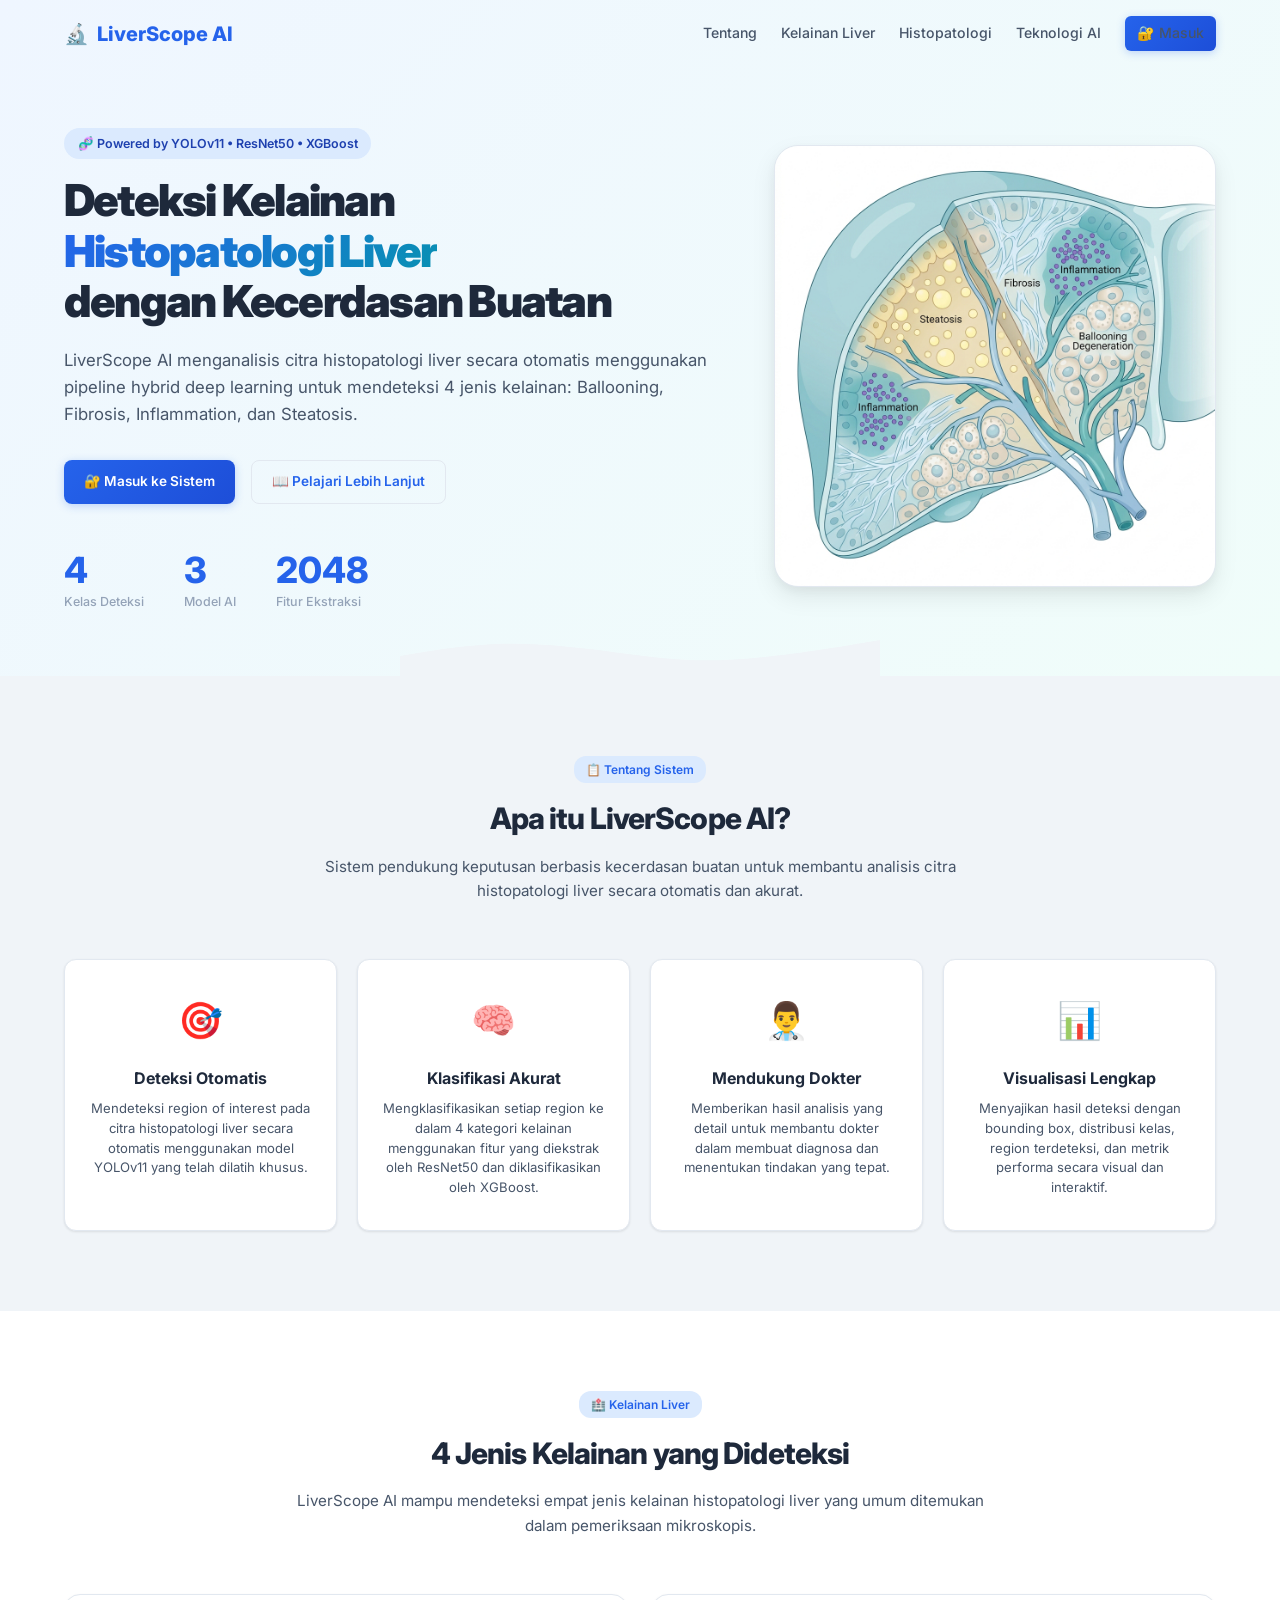
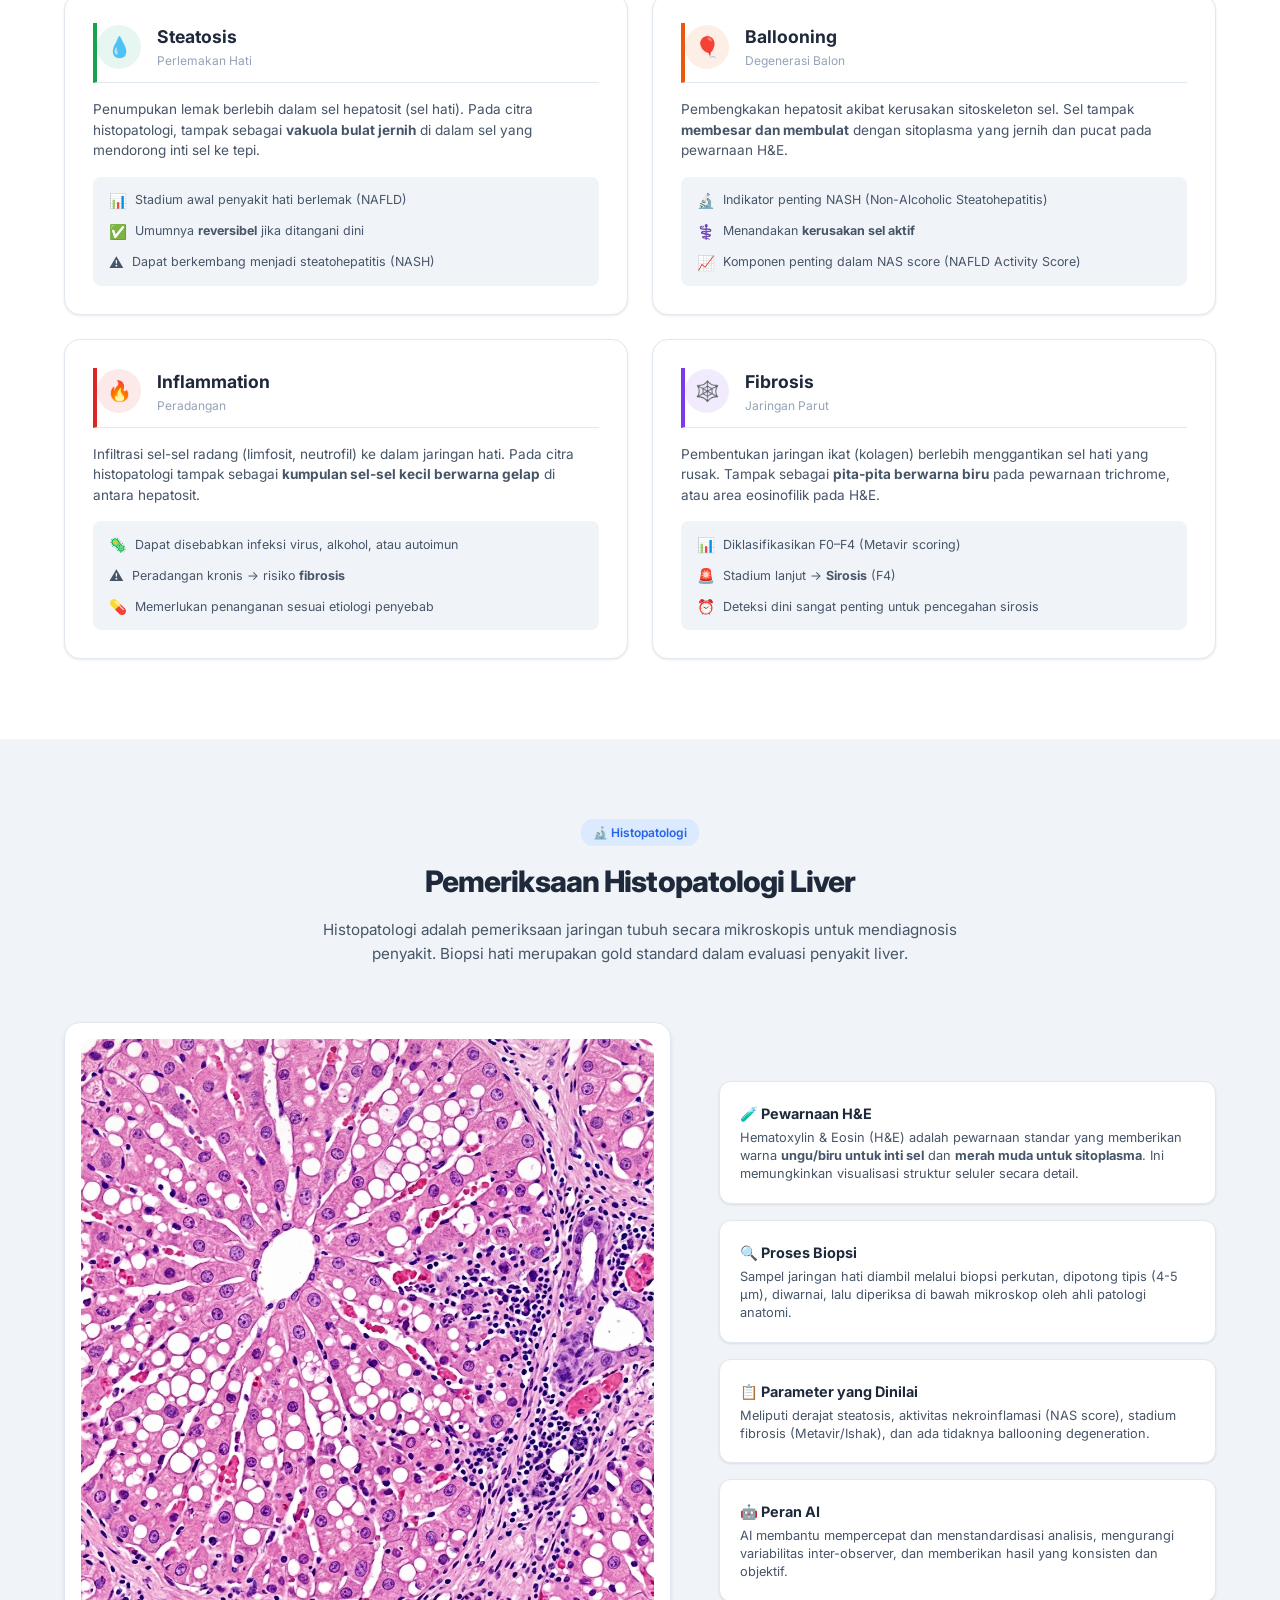
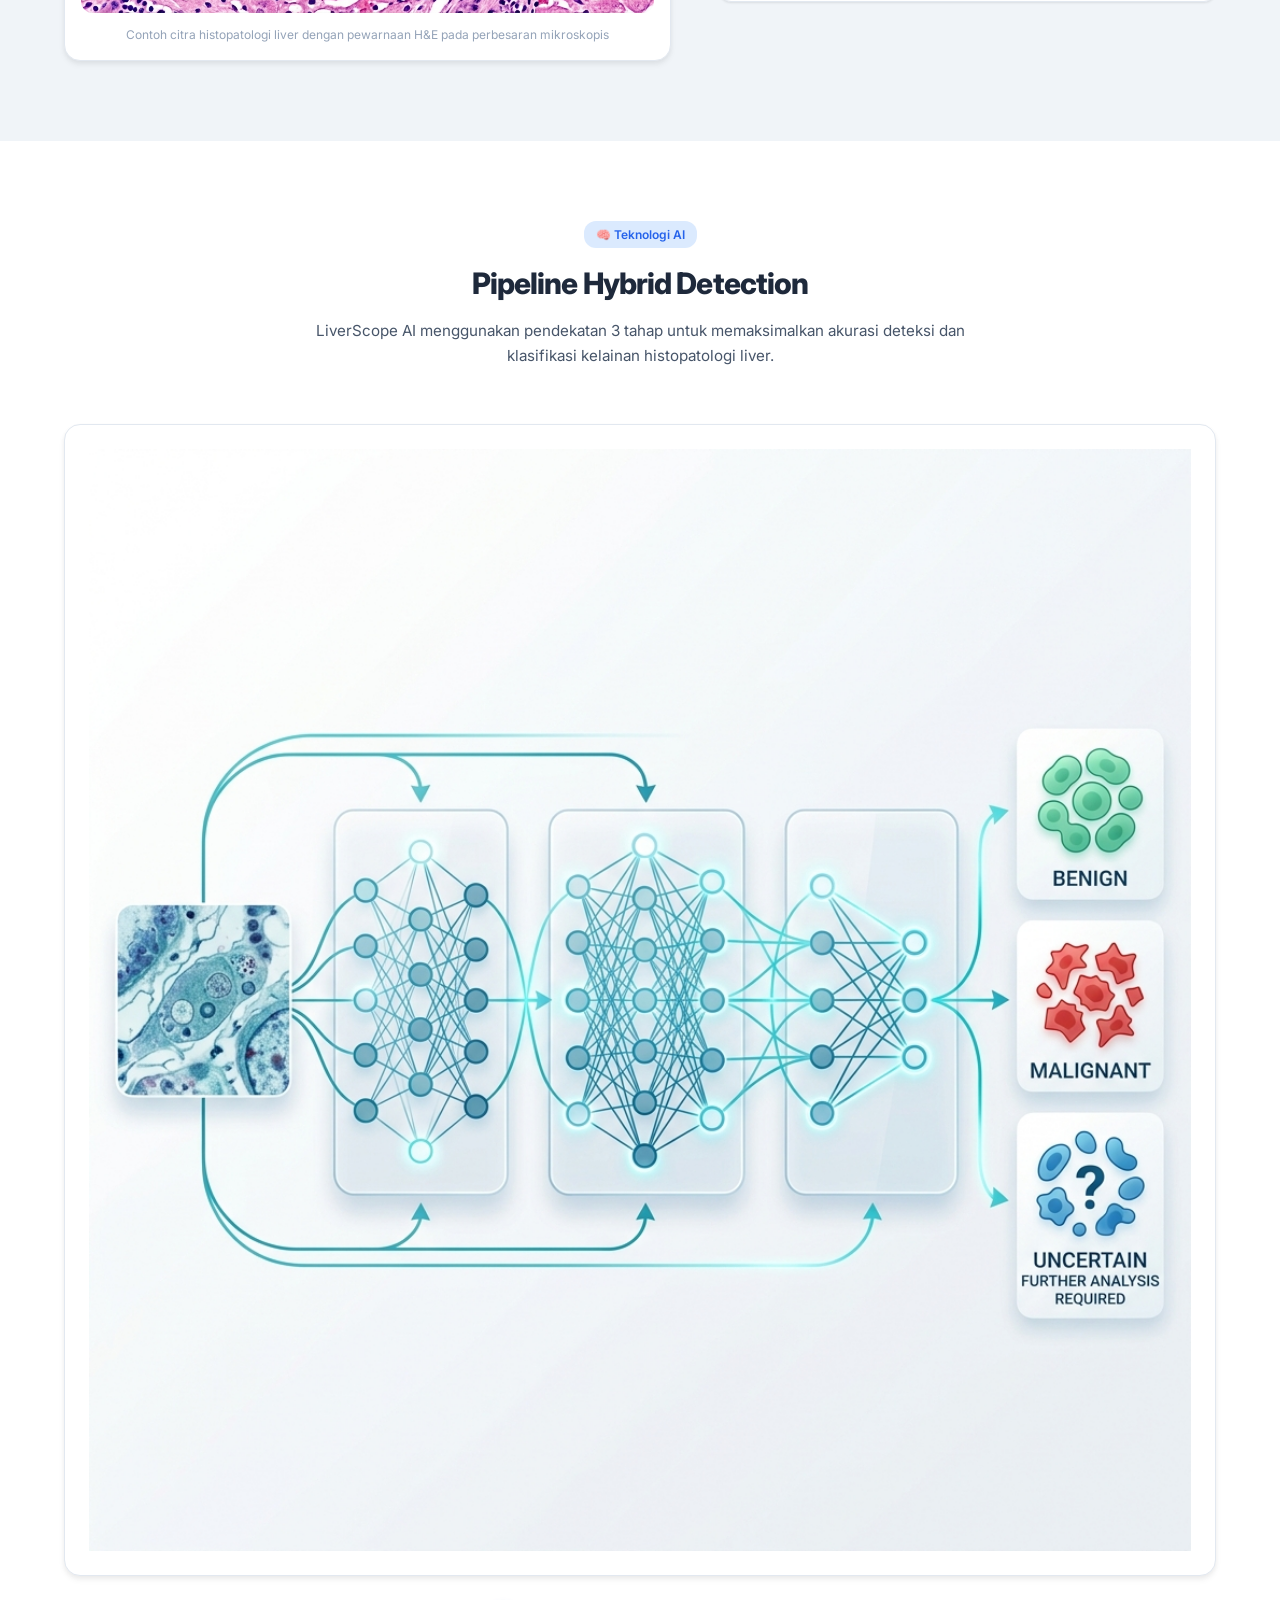
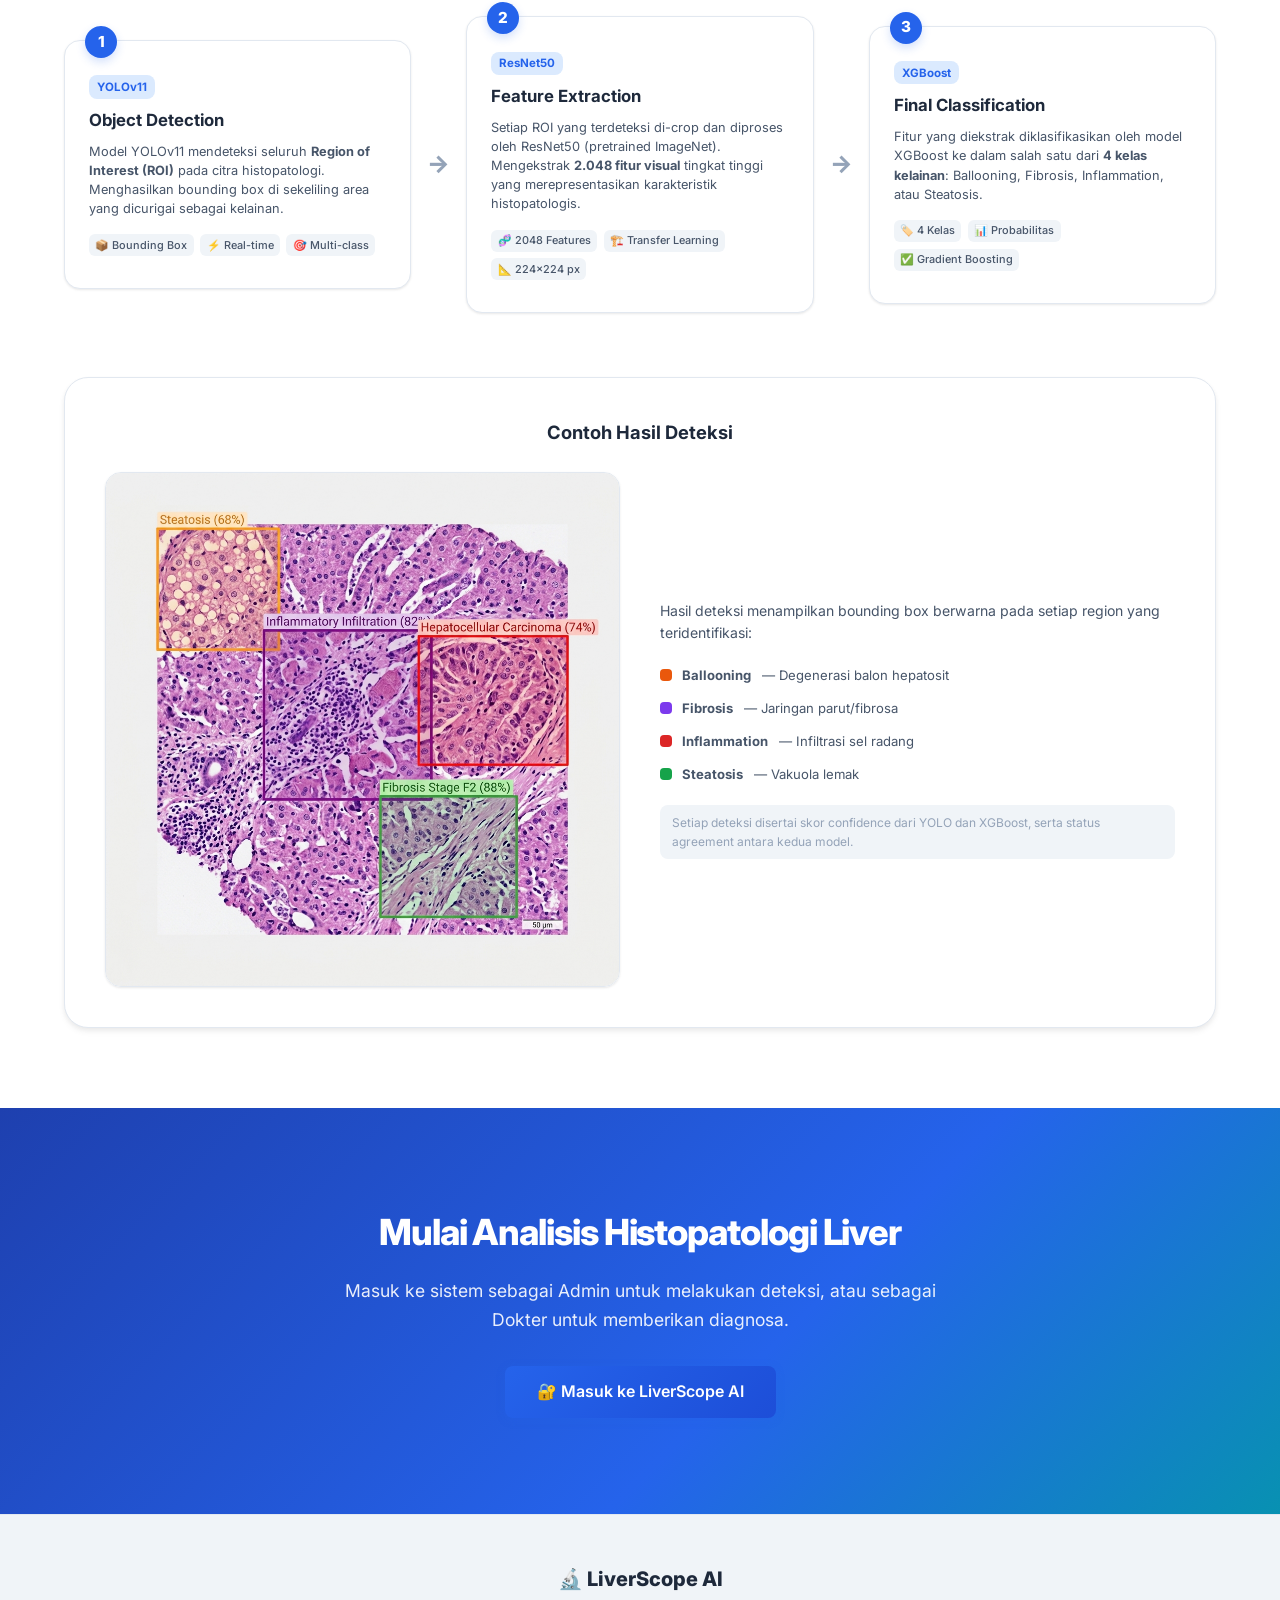
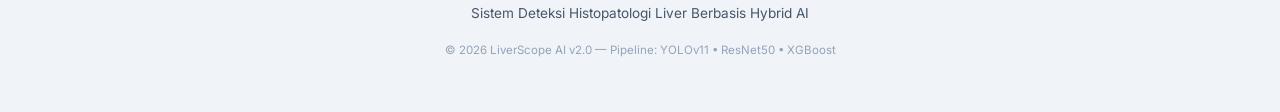
<file: templates/landing.html>
<!DOCTYPE html>
<html lang="id">
<head>
  <meta charset="UTF-8">
  <meta name="viewport" content="width=device-width, initial-scale=1.0">
  <title>LiverScope AI — Sistem Deteksi Histopatologi Liver Berbasis AI</title>
  <meta name="description" content="LiverScope AI menggunakan pipeline hybrid YOLOv11, ResNet50, dan XGBoost untuk mendeteksi kelainan histopatologi liver secara otomatis.">
  <link rel="icon" href="data:image/svg+xml,<svg xmlns='http://www.w3.org/2000/svg' viewBox='0 0 100 100'><text y='.9em' font-size='90'>🔬</text></svg>">
  <link rel="stylesheet" href="/static/css/style.css?v=6">
</head>
<body>

  <!-- ==================== NAVBAR ==================== -->
  <nav class="landing-nav">
    <div class="landing-nav-inner">
      <a href="/" class="landing-logo">
        <span>🔬</span> LiverScope AI
      </a>
      <div class="landing-nav-links">
        <a href="#about">Tentang</a>
        <a href="#conditions">Kelainan Liver</a>
        <a href="#histopatologi">Histopatologi</a>
        <a href="#teknologi">Teknologi AI</a>
        <a href="/login" class="btn btn-primary btn-sm">🔐 Masuk</a>
      </div>
      <button class="landing-menu-btn" onclick="toggleLandingMenu()">☰</button>
    </div>
    <!-- Mobile menu -->
    <div class="landing-mobile-menu" id="landing-mobile-menu">
      <a href="#about">Tentang</a>
      <a href="#conditions">Kelainan Liver</a>
      <a href="#histopatologi">Histopatologi</a>
      <a href="#teknologi">Teknologi AI</a>
      <a href="/login" class="btn btn-primary btn-sm" style="margin-top: 0.5rem;">🔐 Masuk</a>
    </div>
  </nav>

  <!-- ==================== HERO SECTION ==================== -->
  <section class="landing-hero">
    <div class="landing-hero-content">
      <div class="landing-hero-text">
        <div class="landing-hero-badge">🧬 Powered by YOLOv11 • ResNet50 • XGBoost</div>
        <h1>Deteksi Kelainan<br><span class="text-gradient">Histopatologi Liver</span><br>dengan Kecerdasan Buatan</h1>
        <p>LiverScope AI menganalisis citra histopatologi liver secara otomatis menggunakan pipeline hybrid deep learning untuk mendeteksi 4 jenis kelainan: Ballooning, Fibrosis, Inflammation, dan Steatosis.</p>
        <div class="landing-hero-actions">
          <a href="/login" class="btn btn-primary">🔐 Masuk ke Sistem</a>
          <a href="#about" class="btn btn-outline">📖 Pelajari Lebih Lanjut</a>
        </div>
        <div class="landing-hero-stats">
          <div class="hero-stat-item">
            <div class="hero-stat-value">4</div>
            <div class="hero-stat-label">Kelas Deteksi</div>
          </div>
          <div class="hero-stat-item">
            <div class="hero-stat-value">3</div>
            <div class="hero-stat-label">Model AI</div>
          </div>
          <div class="hero-stat-item">
            <div class="hero-stat-value">2048</div>
            <div class="hero-stat-label">Fitur Ekstraksi</div>
          </div>
        </div>
      </div>
      <div class="landing-hero-image">
        <img src="/static/images/liver_conditions.png" alt="Ilustrasi kelainan liver">
      </div>
    </div>
    <div class="landing-hero-wave">
      <svg viewBox="0 0 1440 120" fill="none" xmlns="http://www.w3.org/2000/svg">
        <path d="M0 60L48 52C96 44 192 28 288 24C384 20 480 28 576 40C672 52 768 68 864 72C960 76 1056 68 1152 56C1248 44 1344 28 1392 20L1440 12V120H1392C1344 120 1248 120 1152 120C1056 120 960 120 864 120C768 120 672 120 576 120C480 120 384 120 288 120C192 120 96 120 48 120H0V60Z" fill="#f0f4f8"/>
      </svg>
    </div>
  </section>

  <!-- ==================== ABOUT SECTION ==================== -->
  <section class="landing-section" id="about">
    <div class="landing-container">
      <div class="landing-section-header">
        <div class="landing-section-badge">📋 Tentang Sistem</div>
        <h2>Apa itu LiverScope AI?</h2>
        <p>Sistem pendukung keputusan berbasis kecerdasan buatan untuk membantu analisis citra histopatologi liver secara otomatis dan akurat.</p>
      </div>

      <div class="about-grid">
        <div class="about-card">
          <div class="about-icon">🎯</div>
          <h3>Deteksi Otomatis</h3>
          <p>Mendeteksi region of interest pada citra histopatologi liver secara otomatis menggunakan model YOLOv11 yang telah dilatih khusus.</p>
        </div>
        <div class="about-card">
          <div class="about-icon">🧠</div>
          <h3>Klasifikasi Akurat</h3>
          <p>Mengklasifikasikan setiap region ke dalam 4 kategori kelainan menggunakan fitur yang diekstrak oleh ResNet50 dan diklasifikasikan oleh XGBoost.</p>
        </div>
        <div class="about-card">
          <div class="about-icon">👨‍⚕️</div>
          <h3>Mendukung Dokter</h3>
          <p>Memberikan hasil analisis yang detail untuk membantu dokter dalam membuat diagnosa dan menentukan tindakan yang tepat.</p>
        </div>
        <div class="about-card">
          <div class="about-icon">📊</div>
          <h3>Visualisasi Lengkap</h3>
          <p>Menyajikan hasil deteksi dengan bounding box, distribusi kelas, region terdeteksi, dan metrik performa secara visual dan interaktif.</p>
        </div>
      </div>
    </div>
  </section>

  <!-- ==================== CONDITIONS SECTION ==================== -->
  <section class="landing-section landing-section-alt" id="conditions">
    <div class="landing-container">
      <div class="landing-section-header">
        <div class="landing-section-badge">🏥 Kelainan Liver</div>
        <h2>4 Jenis Kelainan yang Dideteksi</h2>
        <p>LiverScope AI mampu mendeteksi empat jenis kelainan histopatologi liver yang umum ditemukan dalam pemeriksaan mikroskopis.</p>
      </div>

      <div class="conditions-grid">
        <!-- Steatosis -->
        <div class="condition-card">
          <div class="condition-header" style="border-left: 4px solid var(--color-steatosis);">
            <div class="condition-icon" style="background: rgba(22, 163, 106, 0.1); color: var(--color-steatosis);">💧</div>
            <div>
              <h3>Steatosis</h3>
              <span class="condition-aka">Perlemakan Hati</span>
            </div>
          </div>
          <div class="condition-body">
            <p>Penumpukan lemak berlebih dalam sel hepatosit (sel hati). Pada citra histopatologi, tampak sebagai <strong>vakuola bulat jernih</strong> di dalam sel yang mendorong inti sel ke tepi.</p>
            <div class="condition-facts">
              <div class="fact-item">
                <span class="fact-icon">📊</span>
                <span>Stadium awal penyakit hati berlemak (NAFLD)</span>
              </div>
              <div class="fact-item">
                <span class="fact-icon">✅</span>
                <span>Umumnya <strong>reversibel</strong> jika ditangani dini</span>
              </div>
              <div class="fact-item">
                <span class="fact-icon">⚠️</span>
                <span>Dapat berkembang menjadi steatohepatitis (NASH)</span>
              </div>
            </div>
          </div>
        </div>

        <!-- Ballooning -->
        <div class="condition-card">
          <div class="condition-header" style="border-left: 4px solid var(--color-ballooning);">
            <div class="condition-icon" style="background: rgba(234, 88, 12, 0.1); color: var(--color-ballooning);">🎈</div>
            <div>
              <h3>Ballooning</h3>
              <span class="condition-aka">Degenerasi Balon</span>
            </div>
          </div>
          <div class="condition-body">
            <p>Pembengkakan hepatosit akibat kerusakan sitoskeleton sel. Sel tampak <strong>membesar dan membulat</strong> dengan sitoplasma yang jernih dan pucat pada pewarnaan H&E.</p>
            <div class="condition-facts">
              <div class="fact-item">
                <span class="fact-icon">🔬</span>
                <span>Indikator penting NASH (Non-Alcoholic Steatohepatitis)</span>
              </div>
              <div class="fact-item">
                <span class="fact-icon">⚕️</span>
                <span>Menandakan <strong>kerusakan sel aktif</strong></span>
              </div>
              <div class="fact-item">
                <span class="fact-icon">📈</span>
                <span>Komponen penting dalam NAS score (NAFLD Activity Score)</span>
              </div>
            </div>
          </div>
        </div>

        <!-- Inflammation -->
        <div class="condition-card">
          <div class="condition-header" style="border-left: 4px solid var(--color-inflammation);">
            <div class="condition-icon" style="background: rgba(220, 38, 38, 0.1); color: var(--color-inflammation);">🔥</div>
            <div>
              <h3>Inflammation</h3>
              <span class="condition-aka">Peradangan</span>
            </div>
          </div>
          <div class="condition-body">
            <p>Infiltrasi sel-sel radang (limfosit, neutrofil) ke dalam jaringan hati. Pada citra histopatologi tampak sebagai <strong>kumpulan sel-sel kecil berwarna gelap</strong> di antara hepatosit.</p>
            <div class="condition-facts">
              <div class="fact-item">
                <span class="fact-icon">🦠</span>
                <span>Dapat disebabkan infeksi virus, alkohol, atau autoimun</span>
              </div>
              <div class="fact-item">
                <span class="fact-icon">⚠️</span>
                <span>Peradangan kronis → risiko <strong>fibrosis</strong></span>
              </div>
              <div class="fact-item">
                <span class="fact-icon">💊</span>
                <span>Memerlukan penanganan sesuai etiologi penyebab</span>
              </div>
            </div>
          </div>
        </div>

        <!-- Fibrosis -->
        <div class="condition-card">
          <div class="condition-header" style="border-left: 4px solid var(--color-fibrosis);">
            <div class="condition-icon" style="background: rgba(124, 58, 237, 0.1); color: var(--color-fibrosis);">🕸️</div>
            <div>
              <h3>Fibrosis</h3>
              <span class="condition-aka">Jaringan Parut</span>
            </div>
          </div>
          <div class="condition-body">
            <p>Pembentukan jaringan ikat (kolagen) berlebih menggantikan sel hati yang rusak. Tampak sebagai <strong>pita-pita berwarna biru</strong> pada pewarnaan trichrome, atau area eosinofilik pada H&E.</p>
            <div class="condition-facts">
              <div class="fact-item">
                <span class="fact-icon">📊</span>
                <span>Diklasifikasikan F0–F4 (Metavir scoring)</span>
              </div>
              <div class="fact-item">
                <span class="fact-icon">🚨</span>
                <span>Stadium lanjut → <strong>Sirosis</strong> (F4)</span>
              </div>
              <div class="fact-item">
                <span class="fact-icon">⏰</span>
                <span>Deteksi dini sangat penting untuk pencegahan sirosis</span>
              </div>
            </div>
          </div>
        </div>
      </div>
    </div>
  </section>

  <!-- ==================== HISTOPATOLOGI SECTION ==================== -->
  <section class="landing-section" id="histopatologi">
    <div class="landing-container">
      <div class="landing-section-header">
        <div class="landing-section-badge">🔬 Histopatologi</div>
        <h2>Pemeriksaan Histopatologi Liver</h2>
        <p>Histopatologi adalah pemeriksaan jaringan tubuh secara mikroskopis untuk mendiagnosis penyakit. Biopsi hati merupakan gold standard dalam evaluasi penyakit liver.</p>
      </div>

      <div class="histo-content">
        <div class="histo-image-panel">
          <img src="/static/images/histopathology_sample.png" alt="Contoh citra histopatologi liver" class="histo-main-image">
          <p class="histo-image-caption">Contoh citra histopatologi liver dengan pewarnaan H&E pada perbesaran mikroskopis</p>
        </div>
        <div class="histo-info-panel">
          <div class="histo-info-card">
            <h4>🧪 Pewarnaan H&E</h4>
            <p>Hematoxylin & Eosin (H&E) adalah pewarnaan standar yang memberikan warna <strong>ungu/biru untuk inti sel</strong> dan <strong>merah muda untuk sitoplasma</strong>. Ini memungkinkan visualisasi struktur seluler secara detail.</p>
          </div>
          <div class="histo-info-card">
            <h4>🔍 Proses Biopsi</h4>
            <p>Sampel jaringan hati diambil melalui biopsi perkutan, dipotong tipis (4-5 μm), diwarnai, lalu diperiksa di bawah mikroskop oleh ahli patologi anatomi.</p>
          </div>
          <div class="histo-info-card">
            <h4>📋 Parameter yang Dinilai</h4>
            <p>Meliputi derajat steatosis, aktivitas nekroinflamasi (NAS score), stadium fibrosis (Metavir/Ishak), dan ada tidaknya ballooning degeneration.</p>
          </div>
          <div class="histo-info-card">
            <h4>🤖 Peran AI</h4>
            <p>AI membantu mempercepat dan menstandardisasi analisis, mengurangi variabilitas inter-observer, dan memberikan hasil yang konsisten dan objektif.</p>
          </div>
        </div>
      </div>
    </div>
  </section>

  <!-- ==================== TEKNOLOGI AI SECTION ==================== -->
  <section class="landing-section landing-section-alt" id="teknologi">
    <div class="landing-container">
      <div class="landing-section-header">
        <div class="landing-section-badge">🧠 Teknologi AI</div>
        <h2>Pipeline Hybrid Detection</h2>
        <p>LiverScope AI menggunakan pendekatan 3 tahap untuk memaksimalkan akurasi deteksi dan klasifikasi kelainan histopatologi liver.</p>
      </div>

      <div class="pipeline-showcase">
        <div class="pipeline-showcase-image">
          <img src="/static/images/ai_pipeline.png" alt="Visualisasi pipeline AI">
        </div>
      </div>

      <div class="pipeline-stages">
        <!-- Stage 1 -->
        <div class="stage-card">
          <div class="stage-number">1</div>
          <div class="stage-content">
            <div class="stage-model">YOLOv11</div>
            <h3>Object Detection</h3>
            <p>Model YOLOv11 mendeteksi seluruh <strong>Region of Interest (ROI)</strong> pada citra histopatologi. Menghasilkan bounding box di sekeliling area yang dicurigai sebagai kelainan.</p>
            <div class="stage-specs">
              <span>📦 Bounding Box</span>
              <span>⚡ Real-time</span>
              <span>🎯 Multi-class</span>
            </div>
          </div>
        </div>

        <div class="stage-arrow">→</div>

        <!-- Stage 2 -->
        <div class="stage-card">
          <div class="stage-number">2</div>
          <div class="stage-content">
            <div class="stage-model">ResNet50</div>
            <h3>Feature Extraction</h3>
            <p>Setiap ROI yang terdeteksi di-crop dan diproses oleh ResNet50 (pretrained ImageNet). Mengekstrak <strong>2.048 fitur visual</strong> tingkat tinggi yang merepresentasikan karakteristik histopatologis.</p>
            <div class="stage-specs">
              <span>🧬 2048 Features</span>
              <span>🏗️ Transfer Learning</span>
              <span>📐 224×224 px</span>
            </div>
          </div>
        </div>

        <div class="stage-arrow">→</div>

        <!-- Stage 3 -->
        <div class="stage-card">
          <div class="stage-number">3</div>
          <div class="stage-content">
            <div class="stage-model">XGBoost</div>
            <h3>Final Classification</h3>
            <p>Fitur yang diekstrak diklasifikasikan oleh model XGBoost ke dalam salah satu dari <strong>4 kelas kelainan</strong>: Ballooning, Fibrosis, Inflammation, atau Steatosis.</p>
            <div class="stage-specs">
              <span>🏷️ 4 Kelas</span>
              <span>📊 Probabilitas</span>
              <span>✅ Gradient Boosting</span>
            </div>
          </div>
        </div>
      </div>

      <!-- Detection Result Example -->
      <div class="detection-showcase">
        <h3>Contoh Hasil Deteksi</h3>
        <div class="detection-showcase-content">
          <div class="detection-image-wrap">
            <img src="/static/images/detection_example.png" alt="Contoh hasil deteksi objek pada histopatologi liver">
          </div>
          <div class="detection-info">
            <p>Hasil deteksi menampilkan bounding box berwarna pada setiap region yang teridentifikasi:</p>
            <div class="detection-legend">
              <div class="detection-legend-item">
                <span class="legend-color" style="background: var(--color-ballooning);"></span>
                <strong>Ballooning</strong> — Degenerasi balon hepatosit
              </div>
              <div class="detection-legend-item">
                <span class="legend-color" style="background: var(--color-fibrosis);"></span>
                <strong>Fibrosis</strong> — Jaringan parut/fibrosa
              </div>
              <div class="detection-legend-item">
                <span class="legend-color" style="background: var(--color-inflammation);"></span>
                <strong>Inflammation</strong> — Infiltrasi sel radang
              </div>
              <div class="detection-legend-item">
                <span class="legend-color" style="background: var(--color-steatosis);"></span>
                <strong>Steatosis</strong> — Vakuola lemak
              </div>
            </div>
            <p class="detection-note">Setiap deteksi disertai skor confidence dari YOLO dan XGBoost, serta status agreement antara kedua model.</p>
          </div>
        </div>
      </div>
    </div>
  </section>

  <!-- ==================== CTA SECTION ==================== -->
  <section class="landing-cta">
    <div class="landing-container">
      <div class="cta-content">
        <h2>Mulai Analisis Histopatologi Liver</h2>
        <p>Masuk ke sistem sebagai Admin untuk melakukan deteksi, atau sebagai Dokter untuk memberikan diagnosa.</p>
        <a href="/login" class="btn btn-primary" style="padding: 0.85rem 2rem; font-size: 1rem;">🔐 Masuk ke LiverScope AI</a>
      </div>
    </div>
  </section>

  <!-- ==================== FOOTER ==================== -->
  <footer class="landing-footer">
    <div class="landing-container">
      <div class="footer-content">
        <div class="footer-brand">
          <span>🔬</span> LiverScope AI
        </div>
        <p>Sistem Deteksi Histopatologi Liver Berbasis Hybrid AI</p>
        <p class="footer-copy">© 2026 LiverScope AI v2.0 — Pipeline: YOLOv11 • ResNet50 • XGBoost</p>
      </div>
    </div>
  </footer>

  <script>
    function toggleLandingMenu() {
      const menu = document.getElementById('landing-mobile-menu');
      if (menu) menu.classList.toggle('active');
    }

    // Smooth scroll for anchor links
    document.querySelectorAll('a[href^="#"]').forEach(a => {
      a.addEventListener('click', e => {
        e.preventDefault();
        const target = document.querySelector(a.getAttribute('href'));
        if (target) {
          target.scrollIntoView({ behavior: 'smooth', block: 'start' });
          // Close mobile menu
          const menu = document.getElementById('landing-mobile-menu');
          if (menu) menu.classList.remove('active');
        }
      });
    });

    // Navbar scroll effect
    window.addEventListener('scroll', () => {
      const nav = document.querySelector('.landing-nav');
      if (nav) {
        nav.classList.toggle('scrolled', window.scrollY > 40);
      }
    });

    // Intersection observer for scroll animations
    const observer = new IntersectionObserver((entries) => {
      entries.forEach(entry => {
        if (entry.isIntersecting) {
          entry.target.classList.add('visible');
        }
      });
    }, { threshold: 0.1, rootMargin: '0px 0px -50px 0px' });

    document.querySelectorAll('.condition-card, .about-card, .stage-card, .histo-info-card').forEach(el => {
      el.classList.add('scroll-animate');
      observer.observe(el);
    });
  </script>
</body>
</html>
</file>
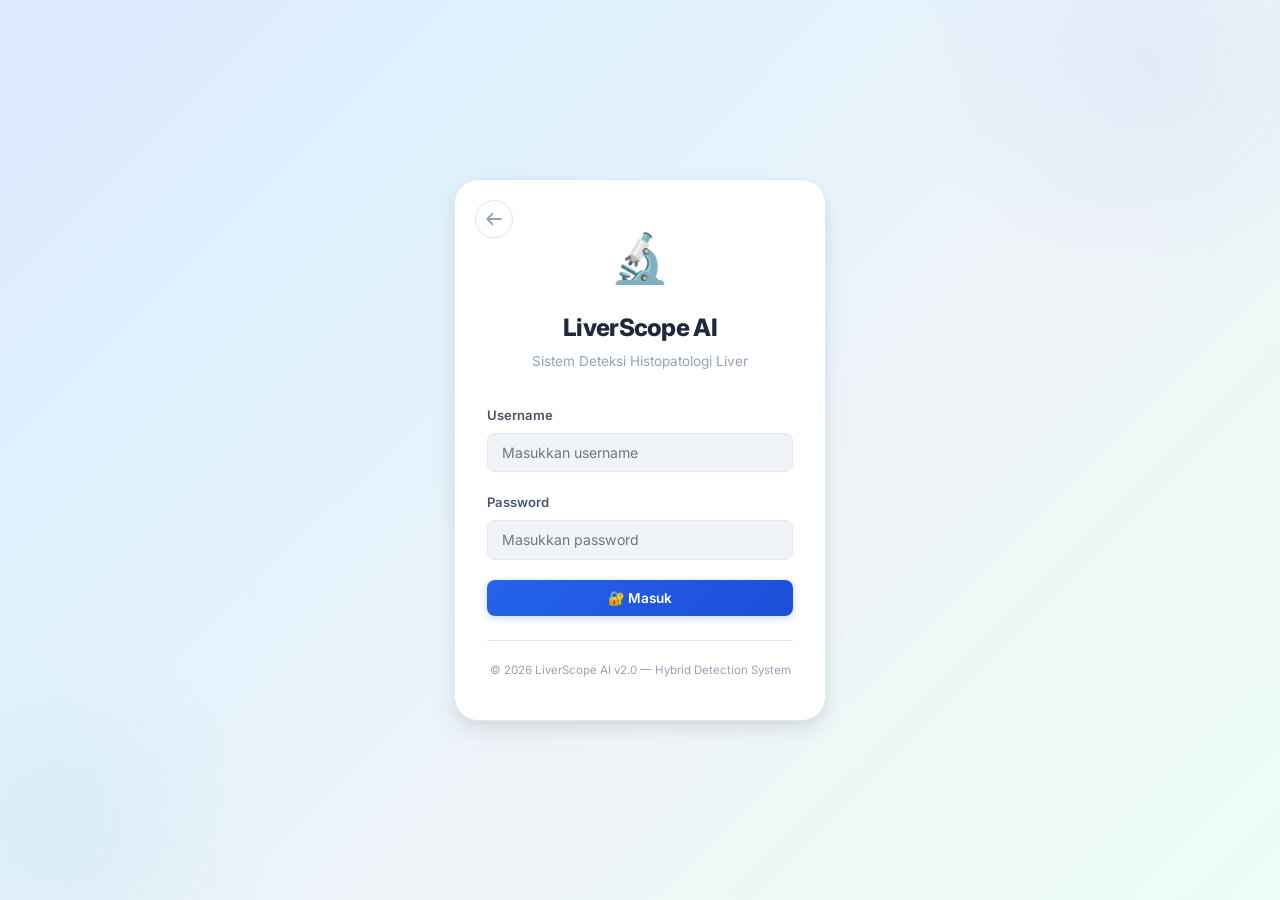
<file: templates/login.html>
<!DOCTYPE html>
<html lang="id">
<head>
  <meta charset="UTF-8">
  <meta name="viewport" content="width=device-width, initial-scale=1.0">
  <title>LiverScope AI — Login</title>
  <meta name="description" content="Login ke sistem deteksi histopatologi liver LiverScope AI.">
  <link rel="icon" href="data:image/svg+xml,<svg xmlns='http://www.w3.org/2000/svg' viewBox='0 0 100 100'><text y='.9em' font-size='90'>🔬</text></svg>">
  <link rel="stylesheet" href="/static/css/style.css">
  <style>
    .login-back-link {
      position: absolute;
      top: 1.25rem;
      left: 1.25rem;
      color: var(--text-muted);
      display: flex;
      align-items: center;
      justify-content: center;
      width: 38px;
      height: 38px;
      border-radius: 50%;
      border: 1px solid var(--border-subtle);
      background: var(--bg-card);
      box-shadow: var(--shadow-xs);
      transition: all var(--transition-base);
    }
    .login-back-link:hover {
      color: var(--accent-primary);
      border-color: var(--accent-primary);
      background: var(--accent-light);
      transform: translateX(-3px);
      box-shadow: var(--shadow-sm);
    }
  </style>
</head>
<body>
  <div class="login-page">
    <div class="login-container">
      <div class="login-card" style="position: relative;">
        <a href="/" class="login-back-link" title="Kembali ke Beranda">
          <svg xmlns="http://www.w3.org/2000/svg" width="18" height="18" fill="none" viewBox="0 0 24 24" stroke="currentColor" stroke-width="2.5">
            <path stroke-linecap="round" stroke-linejoin="round" d="M10 19l-7-7m0 0l7-7m-7 7h18" />
          </svg>
        </a>
        <div class="login-brand">
          <span class="brand-icon">🔬</span>
          <h1>LiverScope AI</h1>
          <div class="brand-sub">Sistem Deteksi Histopatologi Liver</div>
        </div>

        <div class="login-error" id="login-error"></div>

        <form class="login-form" id="login-form" onsubmit="handleLogin(event)">
          <div class="form-group">
            <label for="username">Username</label>
            <input type="text" id="username" name="username" placeholder="Masukkan username" required autocomplete="username">
          </div>
          <div class="form-group">
            <label for="password">Password</label>
            <input type="password" id="password" name="password" placeholder="Masukkan password" required autocomplete="current-password">
          </div>
          <button type="submit" class="btn btn-primary btn-block" id="login-btn">
            🔐 Masuk
          </button>
        </form>

        <div class="login-footer">
          © 2026 LiverScope AI v2.0 — Hybrid Detection System
        </div>
      </div>
    </div>
  </div>

  <script>
    async function handleLogin(e) {
      e.preventDefault();
      const errorEl = document.getElementById('login-error');
      const btn = document.getElementById('login-btn');
      errorEl.style.display = 'none';

      const username = document.getElementById('username').value.trim();
      const password = document.getElementById('password').value;

      if (!username || !password) {
        errorEl.textContent = 'Username dan password harus diisi.';
        errorEl.style.display = 'block';
        return;
      }

      btn.disabled = true;
      btn.innerHTML = '⏳ Memverifikasi...';

      try {
        const response = await fetch('/api/login', {
          method: 'POST',
          headers: { 'Content-Type': 'application/json' },
          body: JSON.stringify({ username, password }),
        });

        const data = await response.json();

        if (data.success) {
          btn.innerHTML = '✅ Berhasil!';
          setTimeout(() => {
            window.location.href = data.redirect;
          }, 400);
        } else {
          errorEl.textContent = data.error || 'Login gagal.';
          errorEl.style.display = 'block';
          btn.disabled = false;
          btn.innerHTML = '🔐 Masuk';
        }
      } catch (err) {
        errorEl.textContent = 'Gagal terhubung ke server.';
        errorEl.style.display = 'block';
        btn.disabled = false;
        btn.innerHTML = '🔐 Masuk';
      }
    }
  </script>
</body>
</html>
</file>
<file: static/css/style.css>
/* ============================================================
   LiverScope AI — Light Medical Theme
   Clean, professional medical design with subtle animations
   ============================================================ */

@import url('https://fonts.googleapis.com/css2?family=Inter:wght@300;400;500;600;700;800;900&display=swap');

/* ── CSS Custom Properties ── */
:root {
  /* Light Medical Colors */
  --bg-primary: #f0f4f8;
  --bg-secondary: #e8eef4;
  --bg-tertiary: #dce4ed;
  --bg-card: #ffffff;
  --bg-glass: rgba(255, 255, 255, 0.85);
  --bg-sidebar: #ffffff;

  --accent-primary: #2563eb;
  --accent-secondary: #0891b2;
  --accent-light: #dbeafe;
  --accent-glow: rgba(37, 99, 235, 0.12);

  --text-primary: #1e293b;
  --text-secondary: #475569;
  --text-muted: #94a3b8;
  --text-accent: #1e40af;

  --border-subtle: #e2e8f0;
  --border-glow: rgba(37, 99, 235, 0.25);

  --success: #059669;
  --success-bg: rgba(5, 150, 105, 0.08);
  --success-light: #d1fae5;
  --warning: #d97706;
  --warning-bg: rgba(217, 119, 6, 0.08);
  --warning-light: #fef3c7;
  --error: #dc2626;
  --error-bg: rgba(220, 38, 38, 0.08);
  --error-light: #fee2e2;

  /* Class colors */
  --color-ballooning: #ea580c;
  --color-fibrosis: #7c3aed;
  --color-inflammation: #dc2626;
  --color-steatosis: #16a34a;

  /* Spacing */
  --radius-sm: 8px;
  --radius-md: 12px;
  --radius-lg: 16px;
  --radius-xl: 24px;

  /* Shadows */
  --shadow-xs: 0 1px 2px rgba(0, 0, 0, 0.04);
  --shadow-sm: 0 1px 3px rgba(0, 0, 0, 0.06), 0 1px 2px rgba(0, 0, 0, 0.04);
  --shadow-md: 0 4px 6px rgba(0, 0, 0, 0.05), 0 2px 4px rgba(0, 0, 0, 0.04);
  --shadow-lg: 0 10px 25px rgba(0, 0, 0, 0.08), 0 4px 10px rgba(0, 0, 0, 0.04);
  --shadow-glow: 0 0 0 3px rgba(37, 99, 235, 0.1);

  /* Transitions */
  --transition-fast: 0.15s ease;
  --transition-base: 0.25s ease;
  --transition-slow: 0.4s cubic-bezier(0.4, 0, 0.2, 1);
}

/* ── Reset & Base ── */
*, *::before, *::after {
  box-sizing: border-box;
  margin: 0;
  padding: 0;
}

html {
  scroll-behavior: smooth;
  -webkit-font-smoothing: antialiased;
  -moz-osx-font-smoothing: grayscale;
}

body {
  font-family: 'Inter', -apple-system, BlinkMacSystemFont, sans-serif;
  background: var(--bg-primary);
  color: var(--text-primary);
  min-height: 100vh;
  line-height: 1.6;
  overflow-x: hidden;
}

a {
  color: var(--accent-primary);
  text-decoration: none;
  transition: color var(--transition-fast);
}
a:hover { color: var(--accent-secondary); }

img { max-width: 100%; height: auto; }

/* ── Layout ── */
.app-wrapper {
  display: flex;
  min-height: 100vh;
  position: relative;
}

/* ============================================================
   LOGIN PAGE
   ============================================================ */
.login-page {
  min-height: 100vh;
  display: flex;
  align-items: center;
  justify-content: center;
  background: linear-gradient(135deg, #dbeafe 0%, #e0f2fe 30%, #f0f4f8 60%, #ecfdf5 100%);
  position: relative;
  overflow: hidden;
}

.login-page::before {
  content: '';
  position: absolute;
  top: -20%;
  right: -10%;
  width: 500px;
  height: 500px;
  background: radial-gradient(circle, rgba(37, 99, 235, 0.06) 0%, transparent 70%);
  pointer-events: none;
}

.login-page::after {
  content: '';
  position: absolute;
  bottom: -15%;
  left: -10%;
  width: 400px;
  height: 400px;
  background: radial-gradient(circle, rgba(8, 145, 178, 0.06) 0%, transparent 70%);
  pointer-events: none;
}

.login-container {
  width: 100%;
  max-width: 420px;
  padding: 0 1.5rem;
  position: relative;
  z-index: 1;
}

.login-card {
  background: var(--bg-card);
  border: 1px solid var(--border-subtle);
  border-radius: var(--radius-xl);
  padding: 2.5rem 2rem;
  box-shadow: var(--shadow-lg);
  animation: fadeInUp 0.6s ease;
}

.login-brand {
  text-align: center;
  margin-bottom: 2rem;
}

.login-brand .brand-icon {
  font-size: 3rem;
  display: block;
  margin-bottom: 0.75rem;
  animation: float 3s ease-in-out infinite;
}

.login-brand h1 {
  font-size: 1.5rem;
  font-weight: 800;
  color: var(--text-primary);
  letter-spacing: -0.03em;
}

.login-brand .brand-sub {
  color: var(--text-muted);
  font-size: 0.85rem;
  margin-top: 0.25rem;
}

.login-form .form-group {
  margin-bottom: 1.25rem;
}

.login-form label {
  display: block;
  font-size: 0.82rem;
  font-weight: 600;
  color: var(--text-secondary);
  margin-bottom: 0.4rem;
}

.login-form input[type="text"],
.login-form input[type="password"] {
  width: 100%;
  padding: 0.75rem 1rem;
  border: 1.5px solid var(--border-subtle);
  border-radius: var(--radius-sm);
  font-family: 'Inter', sans-serif;
  font-size: 0.9rem;
  color: var(--text-primary);
  background: var(--bg-primary);
  transition: all var(--transition-base);
  outline: none;
}

.login-form input:focus {
  border-color: var(--accent-primary);
  box-shadow: var(--shadow-glow);
  background: #fff;
}

.login-error {
  background: var(--error-bg);
  border: 1px solid rgba(220, 38, 38, 0.15);
  border-radius: var(--radius-sm);
  padding: 0.65rem 0.85rem;
  color: var(--error);
  font-size: 0.82rem;
  margin-bottom: 1rem;
  display: none;
  animation: shake 0.4s ease;
}

.login-footer {
  text-align: center;
  margin-top: 1.5rem;
  padding-top: 1.25rem;
  border-top: 1px solid var(--border-subtle);
  color: var(--text-muted);
  font-size: 0.72rem;
}

/* ============================================================
   SIDEBAR
   ============================================================ */
.sidebar {
  width: 260px;
  min-height: 100vh;
  background: var(--bg-sidebar);
  border-right: 1px solid var(--border-subtle);
  padding: 1.5rem 1rem;
  display: flex;
  flex-direction: column;
  position: fixed;
  top: 0;
  left: 0;
  z-index: 100;
  overflow-y: auto;
  transition: transform var(--transition-slow);
  box-shadow: var(--shadow-sm);
}

.sidebar-brand {
  text-align: center;
  padding-bottom: 1.25rem;
  border-bottom: 1px solid var(--border-subtle);
  margin-bottom: 1.25rem;
}

.sidebar-brand .brand-icon {
  font-size: 2.2rem;
  display: block;
  margin-bottom: 0.4rem;
  animation: float 3s ease-in-out infinite;
}

.sidebar-brand h2 {
  color: var(--accent-primary);
  font-size: 1.1rem;
  font-weight: 800;
  letter-spacing: -0.02em;
}

.sidebar-brand .brand-sub {
  color: var(--text-muted);
  font-size: 0.7rem;
  margin-top: 0.15rem;
}

.sidebar-section {
  margin-bottom: 1.25rem;
}

.sidebar-section-title {
  font-size: 0.68rem;
  font-weight: 700;
  color: var(--text-muted);
  text-transform: uppercase;
  letter-spacing: 1.2px;
  margin-bottom: 0.6rem;
  padding-left: 0.5rem;
}

/* Nav links */
.nav-link {
  display: flex;
  align-items: center;
  gap: 0.65rem;
  padding: 0.6rem 0.85rem;
  border-radius: var(--radius-sm);
  color: var(--text-secondary);
  font-size: 0.85rem;
  font-weight: 500;
  transition: all var(--transition-base);
  cursor: pointer;
  margin-bottom: 0.2rem;
  border: 1px solid transparent;
}

.nav-link:hover {
  background: var(--accent-light);
  color: var(--accent-primary);
  border-color: transparent;
  transform: translateX(3px);
}

.nav-link.active {
  background: linear-gradient(135deg, rgba(37, 99, 235, 0.08) 0%, rgba(8, 145, 178, 0.06) 100%);
  color: var(--accent-primary);
  border-color: rgba(37, 99, 235, 0.15);
  font-weight: 600;
}

.nav-link .nav-icon { font-size: 1.05rem; }

.nav-link.logout-link {
  color: var(--error);
  margin-top: 0.5rem;
}
.nav-link.logout-link:hover {
  background: var(--error-bg);
  color: var(--error);
}

/* User info in sidebar */
.sidebar-user {
  display: flex;
  align-items: center;
  gap: 0.65rem;
  padding: 0.75rem;
  background: var(--bg-primary);
  border-radius: var(--radius-sm);
  margin-bottom: 1.25rem;
  border: 1px solid var(--border-subtle);
}

.sidebar-user .user-avatar {
  width: 36px;
  height: 36px;
  border-radius: 50%;
  background: linear-gradient(135deg, var(--accent-primary), var(--accent-secondary));
  display: flex;
  align-items: center;
  justify-content: center;
  color: #fff;
  font-weight: 700;
  font-size: 0.85rem;
  flex-shrink: 0;
}

.sidebar-user .user-info {
  flex: 1;
  min-width: 0;
}

.sidebar-user .user-name {
  font-weight: 600;
  font-size: 0.82rem;
  color: var(--text-primary);
  white-space: nowrap;
  overflow: hidden;
  text-overflow: ellipsis;
}

.sidebar-user .user-role {
  font-size: 0.7rem;
  color: var(--text-muted);
  text-transform: capitalize;
}

/* Pipeline steps */
.pipeline-step {
  display: flex;
  align-items: center;
  gap: 0.65rem;
  padding: 0.5rem 0.75rem;
  background: var(--bg-primary);
  border: 1px solid var(--border-subtle);
  border-radius: var(--radius-sm);
  margin-bottom: 0.3rem;
  transition: all var(--transition-base);
}

.pipeline-step:hover {
  border-color: var(--border-glow);
  box-shadow: var(--shadow-glow);
}

.pipeline-step .step-icon { font-size: 1.1rem; }
.pipeline-step .step-name {
  font-size: 0.78rem;
  font-weight: 600;
  color: var(--text-primary);
}
.pipeline-step .step-desc {
  font-size: 0.65rem;
  color: var(--text-muted);
}

.pipeline-arrow {
  text-align: center;
  color: var(--accent-primary);
  font-size: 0.85rem;
  padding: 0.1rem 0;
  opacity: 0.4;
}

/* Class legend */
.class-legend-item {
  display: flex;
  align-items: center;
  gap: 0.5rem;
  padding: 0.3rem 0;
  font-size: 0.78rem;
  color: var(--text-secondary);
}

.class-dot {
  width: 9px;
  height: 9px;
  border-radius: 50%;
  flex-shrink: 0;
}

/* Slider */
.slider-group { padding: 0 0.25rem; }
.slider-group label {
  display: block;
  font-size: 0.78rem;
  color: var(--text-secondary);
  margin-bottom: 0.4rem;
  font-weight: 500;
}
.slider-value {
  display: inline-block;
  background: var(--accent-light);
  color: var(--accent-primary);
  padding: 0.12rem 0.45rem;
  border-radius: 8px;
  font-size: 0.72rem;
  font-weight: 700;
  margin-left: 0.4rem;
}

input[type="range"] {
  -webkit-appearance: none;
  width: 100%;
  height: 5px;
  border-radius: 3px;
  background: linear-gradient(90deg, var(--accent-primary), var(--accent-secondary));
  outline: none;
  cursor: pointer;
}
input[type="range"]::-webkit-slider-thumb {
  -webkit-appearance: none;
  width: 16px;
  height: 16px;
  border-radius: 50%;
  background: var(--accent-primary);
  border: 3px solid #fff;
  box-shadow: var(--shadow-md);
  cursor: pointer;
  transition: transform var(--transition-fast);
}
input[type="range"]::-webkit-slider-thumb:hover {
  transform: scale(1.2);
}

.sidebar-footer {
  margin-top: auto;
  padding-top: 0.75rem;
  border-top: 1px solid var(--border-subtle);
  text-align: center;
  color: var(--text-muted);
  font-size: 0.62rem;
}

/* ── Main Content ── */
.main-content {
  flex: 1;
  margin-left: 260px;
  padding: 1.5rem 2rem;
  min-height: 100vh;
}

/* ── Hero Header ── */
.hero-header {
  background: linear-gradient(135deg, #1e40af 0%, #2563eb 40%, #0891b2 100%);
  border-radius: var(--radius-lg);
  padding: 2rem 2.5rem;
  margin-bottom: 1.5rem;
  position: relative;
  overflow: hidden;
  box-shadow: var(--shadow-lg);
}

.hero-header::before {
  content: '';
  position: absolute;
  top: -50%;
  right: -15%;
  width: 350px;
  height: 350px;
  background: radial-gradient(circle, rgba(255, 255, 255, 0.08) 0%, transparent 70%);
  pointer-events: none;
}

.hero-header::after {
  content: '';
  position: absolute;
  bottom: -40%;
  left: -10%;
  width: 250px;
  height: 250px;
  background: radial-gradient(circle, rgba(255, 255, 255, 0.05) 0%, transparent 70%);
  pointer-events: none;
}

.hero-header h1 {
  font-size: 1.65rem;
  font-weight: 800;
  color: #fff;
  letter-spacing: -0.03em;
  position: relative;
}

.hero-header h1 .hero-icon {
  margin-right: 0.4rem;
}

.hero-header .hero-subtitle {
  color: rgba(255, 255, 255, 0.85);
  font-size: 0.9rem;
  font-weight: 400;
  margin-top: 0.35rem;
  position: relative;
}

.hero-badge {
  display: inline-block;
  background: rgba(255, 255, 255, 0.15);
  border: 1px solid rgba(255, 255, 255, 0.2);
  color: #fff;
  padding: 0.25rem 0.8rem;
  border-radius: 16px;
  font-size: 0.72rem;
  font-weight: 500;
  margin-top: 0.75rem;
  position: relative;
  backdrop-filter: blur(4px);
}

/* ── Section Titles ── */
.section-title {
  font-size: 1.1rem;
  font-weight: 700;
  color: var(--text-primary);
  margin-bottom: 1rem;
  display: flex;
  align-items: center;
  gap: 0.4rem;
}

.section-title .section-icon { font-size: 1.15rem; }

/* ── Upload Zone ── */
.upload-zone {
  background: var(--bg-card);
  border: 2px dashed var(--border-subtle);
  border-radius: var(--radius-lg);
  padding: 2.5rem 2rem;
  text-align: center;
  cursor: pointer;
  transition: all var(--transition-base);
  position: relative;
  overflow: hidden;
  box-shadow: var(--shadow-xs);
}

.upload-zone:hover,
.upload-zone.drag-over {
  border-color: var(--accent-primary);
  background: rgba(37, 99, 235, 0.02);
  transform: translateY(-2px);
  box-shadow: var(--shadow-glow), var(--shadow-md);
}

.upload-zone.drag-over {
  border-style: solid;
}

.upload-zone .upload-icon {
  font-size: 3rem;
  display: block;
  margin-bottom: 0.75rem;
  animation: float 3s ease-in-out infinite;
}

.upload-zone h4 {
  color: var(--text-primary);
  font-size: 1rem;
  font-weight: 600;
  margin-bottom: 0.35rem;
}

.upload-zone p {
  color: var(--text-muted);
  font-size: 0.82rem;
}

.upload-zone .upload-formats {
  margin-top: 0.75rem;
  font-size: 0.72rem;
  color: var(--text-muted);
  opacity: 0.7;
}

.upload-zone input[type="file"] { display: none; }

/* Patient selector (above upload) */
.patient-selector {
  background: var(--bg-card);
  border: 1px solid var(--border-subtle);
  border-radius: var(--radius-md);
  padding: 1.25rem 1.5rem;
  margin-bottom: 1rem;
  box-shadow: var(--shadow-xs);
}

.patient-selector label {
  display: block;
  font-size: 0.82rem;
  font-weight: 600;
  color: var(--text-secondary);
  margin-bottom: 0.5rem;
}

.patient-selector select {
  width: 100%;
  padding: 0.65rem 0.85rem;
  border: 1.5px solid var(--border-subtle);
  border-radius: var(--radius-sm);
  font-family: 'Inter', sans-serif;
  font-size: 0.88rem;
  color: var(--text-primary);
  background: var(--bg-primary);
  outline: none;
  cursor: pointer;
  transition: all var(--transition-base);
  appearance: none;
  background-image: url("data:image/svg+xml,%3Csvg xmlns='http://www.w3.org/2000/svg' width='12' height='12' fill='%2394a3b8' viewBox='0 0 16 16'%3E%3Cpath d='M8 11L3 6h10l-5 5z'/%3E%3C/svg%3E");
  background-repeat: no-repeat;
  background-position: right 0.75rem center;
  padding-right: 2rem;
}

.patient-selector select:focus {
  border-color: var(--accent-primary);
  box-shadow: var(--shadow-glow);
}

/* File preview */
.file-preview {
  display: flex;
  align-items: center;
  gap: 1rem;
  background: var(--bg-card);
  border: 1px solid var(--border-subtle);
  border-radius: var(--radius-md);
  padding: 0.85rem 1rem;
  margin-top: 1rem;
  box-shadow: var(--shadow-xs);
}

.file-preview img {
  width: 56px;
  height: 56px;
  object-fit: cover;
  border-radius: var(--radius-sm);
  border: 1px solid var(--border-subtle);
}

.file-preview .file-info {
  flex: 1;
}

.file-preview .file-name {
  color: var(--text-primary);
  font-weight: 600;
  font-size: 0.85rem;
}

.file-preview .file-size {
  color: var(--text-muted);
  font-size: 0.75rem;
}

.file-preview .file-remove {
  background: var(--error-bg);
  border: 1px solid rgba(220, 38, 38, 0.15);
  color: var(--error);
  width: 30px;
  height: 30px;
  border-radius: 50%;
  cursor: pointer;
  display: flex;
  align-items: center;
  justify-content: center;
  font-size: 0.95rem;
  transition: all var(--transition-fast);
}

.file-preview .file-remove:hover {
  background: rgba(220, 38, 38, 0.15);
  transform: scale(1.1);
}

/* ── Inline Confidence Slider ── */
.inline-conf-slider {
  background: var(--bg-card);
  border: 1px solid var(--border-subtle);
  border-radius: var(--radius-md);
  padding: 1rem 1.25rem;
  margin-top: 1rem;
  transition: all var(--transition-base);
  box-shadow: var(--shadow-xs);
}

.inline-conf-slider:hover {
  border-color: var(--border-glow);
  box-shadow: var(--shadow-glow);
}

.inline-conf-header {
  display: flex;
  align-items: center;
  gap: 0.4rem;
  margin-bottom: 0.6rem;
}

.inline-conf-header label {
  font-size: 0.82rem;
  font-weight: 600;
  color: var(--text-primary);
  flex: 1;
}

.inline-conf-icon {
  font-size: 1rem;
}

.inline-conf-hint {
  display: flex;
  justify-content: space-between;
  align-items: center;
  margin-top: 0.4rem;
  font-size: 0.68rem;
  color: var(--text-muted);
}

#conf-redetect-hint {
  color: var(--accent-primary);
  font-weight: 500;
  animation: pulse-hint 2s ease-in-out infinite;
}

@keyframes pulse-hint {
  0%, 100% { opacity: 0.7; }
  50% { opacity: 1; }
}

/* ── Buttons ── */
.btn {
  display: inline-flex;
  align-items: center;
  justify-content: center;
  gap: 0.4rem;
  padding: 0.65rem 1.25rem;
  border-radius: var(--radius-sm);
  font-family: 'Inter', sans-serif;
  font-size: 0.85rem;
  font-weight: 600;
  border: none;
  cursor: pointer;
  transition: all var(--transition-base);
  position: relative;
  overflow: hidden;
}

.btn-primary {
  background: linear-gradient(135deg, #2563eb 0%, #1d4ed8 100%);
  color: #fff;
  box-shadow: 0 2px 8px rgba(37, 99, 235, 0.25);
}
.btn-primary:hover {
  transform: translateY(-1px);
  box-shadow: 0 4px 16px rgba(37, 99, 235, 0.35);
}
.btn-primary:active { transform: translateY(0); }

.btn-success {
  background: linear-gradient(135deg, #059669 0%, #10b981 100%);
  color: #fff;
  box-shadow: 0 2px 8px rgba(5, 150, 105, 0.25);
}
.btn-success:hover {
  transform: translateY(-1px);
  box-shadow: 0 4px 16px rgba(5, 150, 105, 0.35);
}

.btn-danger {
  background: linear-gradient(135deg, #dc2626 0%, #ef4444 100%);
  color: #fff;
  box-shadow: 0 2px 8px rgba(220, 38, 38, 0.2);
}
.btn-danger:hover {
  transform: translateY(-1px);
  box-shadow: 0 4px 16px rgba(220, 38, 38, 0.3);
}

.btn-outline {
  background: transparent;
  color: var(--accent-primary);
  border: 1.5px solid var(--border-subtle);
}
.btn-outline:hover {
  background: var(--accent-light);
  border-color: var(--accent-primary);
  transform: translateY(-1px);
}

.btn-block { width: 100%; }

.btn:disabled {
  opacity: 0.5;
  cursor: not-allowed;
  transform: none !important;
}

.btn-sm {
  padding: 0.4rem 0.75rem;
  font-size: 0.75rem;
  border-radius: 6px;
}

/* ── Metric Cards ── */
.metrics-grid {
  display: grid;
  grid-template-columns: repeat(5, 1fr);
  gap: 0.85rem;
  margin-bottom: 1.5rem;
}

.metric-card {
  background: var(--bg-card);
  border: 1px solid var(--border-subtle);
  border-radius: var(--radius-md);
  padding: 1.15rem 0.85rem;
  text-align: center;
  box-shadow: var(--shadow-sm);
  transition: all var(--transition-base);
}

.metric-card:hover {
  transform: translateY(-3px);
  box-shadow: var(--shadow-md);
  border-color: var(--border-glow);
}

.metric-value {
  font-size: 1.75rem;
  font-weight: 800;
  color: var(--accent-primary);
  line-height: 1.2;
}

.metric-label {
  font-size: 0.68rem;
  color: var(--text-muted);
  text-transform: uppercase;
  letter-spacing: 0.7px;
  font-weight: 600;
  margin-top: 0.25rem;
}

/* ── Glass Card ── */
.glass-card {
  background: var(--bg-card);
  border: 1px solid var(--border-subtle);
  border-radius: var(--radius-md);
  padding: 1.25rem;
  box-shadow: var(--shadow-sm);
  transition: all var(--transition-base);
}

.glass-card:hover {
  border-color: var(--border-glow);
  box-shadow: var(--shadow-md);
}

/* ── Image Comparison ── */
.comparison-grid {
  display: grid;
  grid-template-columns: 1fr 1fr;
  gap: 1.25rem;
  margin-bottom: 1.5rem;
}

.comparison-panel {
  background: var(--bg-card);
  border: 1px solid var(--border-subtle);
  border-radius: var(--radius-md);
  overflow: hidden;
  transition: all var(--transition-base);
  box-shadow: var(--shadow-sm);
}

.comparison-panel:hover {
  border-color: var(--border-glow);
  box-shadow: var(--shadow-md);
}

.comparison-label {
  background: var(--bg-primary);
  padding: 0.5rem 0.85rem;
  font-size: 0.78rem;
  font-weight: 600;
  color: var(--text-primary);
  text-align: center;
  border-bottom: 1px solid var(--border-subtle);
}

.comparison-panel img {
  width: 100%;
  display: block;
}

.comparison-panel canvas {
  width: 100%;
  display: block;
}

/* Filter badge */
.filter-badge {
  display: inline-block;
  background: var(--accent-light);
  color: var(--accent-primary);
  padding: 0.15rem 0.5rem;
  border-radius: 10px;
  font-size: 0.72rem;
  font-weight: 600;
  margin-left: 0.4rem;
  vertical-align: middle;
}

/* ── Tabs ── */
.tabs-container {
  margin-bottom: 1.5rem;
}

.tabs-nav {
  display: flex;
  gap: 0.2rem;
  border-bottom: 2px solid var(--border-subtle);
  margin-bottom: 1.25rem;
}

.tab-btn {
  padding: 0.65rem 1.1rem;
  background: transparent;
  border: none;
  color: var(--text-muted);
  font-family: 'Inter', sans-serif;
  font-size: 0.82rem;
  font-weight: 500;
  cursor: pointer;
  border-bottom: 2px solid transparent;
  margin-bottom: -2px;
  transition: all var(--transition-base);
  display: flex;
  align-items: center;
  gap: 0.35rem;
}

.tab-btn:hover {
  color: var(--accent-primary);
  background: rgba(37, 99, 235, 0.03);
}

.tab-btn.active {
  color: var(--accent-primary);
  border-bottom-color: var(--accent-primary);
  font-weight: 600;
}

.tab-panel { display: none; }
.tab-panel.active { display: block; }

/* ── Data Table ── */
.data-table-wrap {
  overflow-x: auto;
  border-radius: var(--radius-md);
  border: 1px solid var(--border-subtle);
  box-shadow: var(--shadow-xs);
}

.data-table {
  width: 100%;
  border-collapse: collapse;
  font-size: 0.82rem;
}

.data-table th {
  background: var(--bg-primary);
  color: var(--text-primary);
  font-weight: 600;
  padding: 0.75rem 0.85rem;
  text-align: left;
  border-bottom: 2px solid var(--border-subtle);
  white-space: nowrap;
  font-size: 0.75rem;
  text-transform: uppercase;
  letter-spacing: 0.5px;
}

.data-table td {
  padding: 0.65rem 0.85rem;
  color: var(--text-secondary);
  border-bottom: 1px solid var(--border-subtle);
}

.data-table tr:hover td {
  background: rgba(37, 99, 235, 0.02);
}

.data-table tr:last-child td {
  border-bottom: none;
}

.data-table .badge {
  display: inline-block;
  padding: 0.15rem 0.5rem;
  border-radius: 8px;
  font-size: 0.7rem;
  font-weight: 600;
}

.badge-match { background: var(--success-bg); color: var(--success); }
.badge-mismatch { background: var(--warning-bg); color: var(--warning); }
.badge-waiting { background: var(--warning-light); color: var(--warning); }
.badge-done { background: var(--success-light); color: var(--success); }

/* ── Crop Gallery ── */
.crop-grid {
  display: grid;
  grid-template-columns: repeat(auto-fill, minmax(200px, 1fr));
  gap: 0.85rem;
}

.crop-card {
  background: var(--bg-card);
  border: 1px solid var(--border-subtle);
  border-radius: var(--radius-md);
  overflow: hidden;
  transition: all var(--transition-base);
  box-shadow: var(--shadow-xs);
}

.crop-card:hover {
  transform: translateY(-3px);
  border-color: var(--border-glow);
  box-shadow: var(--shadow-md);
}

.crop-card img {
  width: 100%;
  aspect-ratio: 1;
  object-fit: cover;
  border-bottom: 1px solid var(--border-subtle);
}

.crop-card .crop-info {
  padding: 0.75rem 0.85rem;
}

.crop-card .crop-class {
  font-weight: 700;
  font-size: 0.88rem;
}

.crop-card .crop-conf {
  display: inline-block;
  background: var(--accent-light);
  padding: 0.12rem 0.4rem;
  border-radius: 8px;
  font-size: 0.72rem;
  color: var(--accent-primary);
  font-weight: 600;
  float: right;
}

.crop-card .crop-meta {
  font-size: 0.72rem;
  color: var(--text-muted);
  margin-top: 0.3rem;
}

/* ── Chart Container ── */
.chart-container {
  background: var(--bg-card);
  border: 1px solid var(--border-subtle);
  border-radius: var(--radius-md);
  padding: 1.25rem;
  box-shadow: var(--shadow-xs);
}

/* ── Clinical Info Cards ── */
.clinical-card {
  background: var(--bg-card);
  border: 1px solid var(--border-subtle);
  border-radius: var(--radius-md);
  padding: 1rem;
  margin-bottom: 0.65rem;
  transition: all var(--transition-base);
  box-shadow: var(--shadow-xs);
}

.clinical-card:hover {
  border-color: var(--border-glow);
  box-shadow: var(--shadow-sm);
}

.clinical-card h4 {
  color: var(--accent-primary);
  font-size: 0.85rem;
  font-weight: 700;
  margin-bottom: 0.3rem;
}

.clinical-card p {
  color: var(--text-muted);
  font-size: 0.78rem;
  line-height: 1.5;
}

/* ── How It Works ── */
.how-it-works {
  display: grid;
  grid-template-columns: repeat(3, 1fr);
  gap: 1rem;
  margin-top: 0.75rem;
}

.how-card {
  background: var(--bg-card);
  border: 1px solid var(--border-subtle);
  border-radius: var(--radius-md);
  padding: 1.5rem 1.25rem;
  text-align: center;
  transition: all var(--transition-base);
  box-shadow: var(--shadow-xs);
}

.how-card:hover {
  transform: translateY(-3px);
  border-color: var(--border-glow);
  box-shadow: var(--shadow-md);
}

.how-card .how-num {
  display: inline-flex;
  align-items: center;
  justify-content: center;
  width: 40px;
  height: 40px;
  border-radius: 50%;
  background: var(--accent-light);
  border: 1px solid rgba(37, 99, 235, 0.15);
  color: var(--accent-primary);
  font-weight: 800;
  font-size: 1rem;
  margin-bottom: 0.85rem;
}

.how-card h4 {
  color: var(--text-primary);
  font-size: 0.88rem;
  font-weight: 700;
  margin-bottom: 0.4rem;
}

.how-card p {
  color: var(--text-muted);
  font-size: 0.78rem;
  line-height: 1.5;
}

/* ── Loading ── */
.loading-overlay {
  position: fixed;
  inset: 0;
  background: rgba(240, 244, 248, 0.92);
  backdrop-filter: blur(8px);
  display: none;
  align-items: center;
  justify-content: center;
  z-index: 1000;
  flex-direction: column;
  gap: 1.25rem;
}

.loading-overlay.active { display: flex; }

.loading-spinner {
  width: 48px;
  height: 48px;
  border: 3px solid var(--border-subtle);
  border-top-color: var(--accent-primary);
  border-radius: 50%;
  animation: spin 0.8s linear infinite;
}

.loading-text {
  color: var(--text-primary);
  font-size: 0.95rem;
  font-weight: 600;
}

.loading-sub {
  color: var(--text-muted);
  font-size: 0.8rem;
}

/* Progress steps */
.progress-steps {
  display: flex;
  flex-direction: column;
  gap: 0.4rem;
  min-width: 260px;
}

.progress-step {
  display: flex;
  align-items: center;
  gap: 0.65rem;
  padding: 0.45rem 0.65rem;
  border-radius: var(--radius-sm);
  font-size: 0.78rem;
  color: var(--text-muted);
  transition: all var(--transition-base);
}

.progress-step.active {
  color: var(--accent-primary);
  background: var(--accent-light);
}

.progress-step.done {
  color: var(--success);
}

.progress-step .step-indicator {
  width: 20px;
  height: 20px;
  border-radius: 50%;
  border: 2px solid var(--text-muted);
  display: flex;
  align-items: center;
  justify-content: center;
  font-size: 0.62rem;
  flex-shrink: 0;
}

.progress-step.active .step-indicator {
  border-color: var(--accent-primary);
  background: rgba(37, 99, 235, 0.1);
  animation: pulse 1.5s infinite;
}

.progress-step.done .step-indicator {
  border-color: var(--success);
  background: var(--success-bg);
}

/* ── Toast Notification ── */
.toast-container {
  position: fixed;
  top: 1.25rem;
  right: 1.25rem;
  z-index: 2000;
  display: flex;
  flex-direction: column;
  gap: 0.4rem;
}

.toast {
  background: var(--bg-card);
  border: 1px solid var(--border-subtle);
  border-radius: var(--radius-md);
  padding: 0.85rem 1rem;
  min-width: 280px;
  box-shadow: var(--shadow-lg);
  display: flex;
  align-items: center;
  gap: 0.65rem;
  animation: slideInRight 0.35s ease;
}

.toast.success { border-left: 3px solid var(--success); }
.toast.error { border-left: 3px solid var(--error); }
.toast.warning { border-left: 3px solid var(--warning); }
.toast.info { border-left: 3px solid var(--accent-primary); }

.toast .toast-icon { font-size: 1.1rem; }
.toast .toast-msg {
  flex: 1;
  color: var(--text-primary);
  font-size: 0.82rem;
  font-weight: 500;
}

.toast .toast-close {
  background: none;
  border: none;
  color: var(--text-muted);
  font-size: 0.95rem;
  cursor: pointer;
  padding: 0.2rem;
  transition: color var(--transition-fast);
}
.toast .toast-close:hover { color: var(--text-primary); }

/* ── History Page ── */
.history-card {
  background: var(--bg-card);
  border: 1px solid var(--border-subtle);
  border-radius: var(--radius-md);
  padding: 1.25rem;
  margin-bottom: 0.85rem;
  transition: all var(--transition-base);
  box-shadow: var(--shadow-xs);
}

.history-card:hover {
  border-color: var(--border-glow);
  box-shadow: var(--shadow-md);
}

.history-card .history-header {
  display: flex;
  justify-content: space-between;
  align-items: flex-start;
  margin-bottom: 0.65rem;
}

.history-card .history-filename {
  font-weight: 700;
  color: var(--text-primary);
  font-size: 0.95rem;
}

.history-card .history-date {
  color: var(--text-muted);
  font-size: 0.75rem;
}

.history-card .history-patient {
  color: var(--accent-primary);
  font-size: 0.82rem;
  font-weight: 600;
  margin-bottom: 0.5rem;
}

.history-card .history-stats {
  display: flex;
  gap: 1.25rem;
  flex-wrap: wrap;
}

.history-card .history-stat {
  font-size: 0.78rem;
  color: var(--text-secondary);
}

.history-card .history-stat strong {
  color: var(--text-primary);
}

.history-card .history-actions {
  display: flex;
  gap: 0.4rem;
  margin-top: 0.85rem;
  padding-top: 0.65rem;
  border-top: 1px solid var(--border-subtle);
}

/* ── Patients Page ── */
.patients-toolbar {
  display: flex;
  justify-content: space-between;
  align-items: center;
  margin-bottom: 1.25rem;
  gap: 1rem;
}

.search-input {
  flex: 1;
  max-width: 350px;
  padding: 0.6rem 0.85rem;
  padding-left: 2.2rem;
  border: 1.5px solid var(--border-subtle);
  border-radius: var(--radius-sm);
  font-family: 'Inter', sans-serif;
  font-size: 0.85rem;
  color: var(--text-primary);
  background: var(--bg-card);
  background-image: url("data:image/svg+xml,%3Csvg xmlns='http://www.w3.org/2000/svg' width='14' height='14' fill='%2394a3b8' viewBox='0 0 16 16'%3E%3Cpath d='M11.742 10.344a6.5 6.5 0 1 0-1.397 1.398h-.001c.03.04.062.078.098.115l3.85 3.85a1 1 0 0 0 1.415-1.414l-3.85-3.85a1.007 1.007 0 0 0-.115-.1zM12 6.5a5.5 5.5 0 1 1-11 0 5.5 5.5 0 0 1 11 0z'/%3E%3C/svg%3E");
  background-repeat: no-repeat;
  background-position: 0.75rem center;
  outline: none;
  transition: all var(--transition-base);
}

.search-input:focus {
  border-color: var(--accent-primary);
  box-shadow: var(--shadow-glow);
}

.patient-card {
  background: var(--bg-card);
  border: 1px solid var(--border-subtle);
  border-radius: var(--radius-md);
  padding: 1rem 1.25rem;
  margin-bottom: 0.65rem;
  display: flex;
  justify-content: space-between;
  align-items: center;
  transition: all var(--transition-base);
  box-shadow: var(--shadow-xs);
}

.patient-card:hover {
  border-color: var(--border-glow);
  box-shadow: var(--shadow-sm);
}

.patient-card .patient-info h4 {
  font-size: 0.92rem;
  font-weight: 600;
  color: var(--text-primary);
  margin-bottom: 0.2rem;
}

.patient-card .patient-info p {
  font-size: 0.78rem;
  color: var(--text-muted);
}

.patient-card .patient-actions {
  display: flex;
  gap: 0.35rem;
}

/* ── Doctor Dashboard ── */
.status-filter {
  display: flex;
  gap: 0.4rem;
  margin-bottom: 1.25rem;
}

.status-filter-btn {
  padding: 0.5rem 1rem;
  border: 1.5px solid var(--border-subtle);
  border-radius: 20px;
  background: var(--bg-card);
  color: var(--text-secondary);
  font-family: 'Inter', sans-serif;
  font-size: 0.78rem;
  font-weight: 500;
  cursor: pointer;
  transition: all var(--transition-base);
}

.status-filter-btn:hover {
  border-color: var(--accent-primary);
  color: var(--accent-primary);
}

.status-filter-btn.active {
  background: var(--accent-primary);
  color: #fff;
  border-color: var(--accent-primary);
}

.doctor-card {
  background: var(--bg-card);
  border: 1px solid var(--border-subtle);
  border-radius: var(--radius-md);
  padding: 1.15rem 1.25rem;
  margin-bottom: 0.75rem;
  transition: all var(--transition-base);
  box-shadow: var(--shadow-xs);
  cursor: pointer;
}

.doctor-card:hover {
  border-color: var(--accent-primary);
  box-shadow: var(--shadow-md);
  transform: translateY(-2px);
}

.doctor-card .card-header {
  display: flex;
  justify-content: space-between;
  align-items: center;
  margin-bottom: 0.5rem;
}

.doctor-card .card-patient {
  font-weight: 700;
  font-size: 0.95rem;
  color: var(--text-primary);
}

.doctor-card .card-date {
  font-size: 0.72rem;
  color: var(--text-muted);
}

.doctor-card .card-stats {
  display: flex;
  gap: 1rem;
  flex-wrap: wrap;
  font-size: 0.78rem;
  color: var(--text-secondary);
}

.doctor-card .card-stats strong {
  color: var(--text-primary);
}

/* ── Doctor Detail ── */
.detail-section {
  background: var(--bg-card);
  border: 1px solid var(--border-subtle);
  border-radius: var(--radius-md);
  padding: 1.5rem;
  margin-bottom: 1.25rem;
  box-shadow: var(--shadow-xs);
}

.detail-section h3 {
  font-size: 1rem;
  font-weight: 700;
  color: var(--text-primary);
  margin-bottom: 1rem;
  display: flex;
  align-items: center;
  gap: 0.4rem;
}

.patient-info-grid {
  display: grid;
  grid-template-columns: repeat(3, 1fr);
  gap: 0.85rem;
}

.patient-info-item {
  padding: 0.65rem;
  background: var(--bg-primary);
  border-radius: var(--radius-sm);
}

.patient-info-item label {
  display: block;
  font-size: 0.68rem;
  font-weight: 600;
  color: var(--text-muted);
  text-transform: uppercase;
  letter-spacing: 0.5px;
  margin-bottom: 0.2rem;
}

.patient-info-item span {
  font-size: 0.85rem;
  font-weight: 600;
  color: var(--text-primary);
}

/* Diagnosis form */
.diagnosis-form {
  background: var(--bg-card);
  border: 2px solid var(--accent-primary);
  border-radius: var(--radius-md);
  padding: 1.5rem;
  margin-bottom: 1.25rem;
  box-shadow: var(--shadow-glow);
}

.diagnosis-form h3 {
  font-size: 1rem;
  font-weight: 700;
  color: var(--accent-primary);
  margin-bottom: 1rem;
  display: flex;
  align-items: center;
  gap: 0.4rem;
}

/* ── Role Badges ── */
.role-badge {
  display: inline-block;
  font-size: 0.65rem;
  font-weight: 700;
  padding: 0.15rem 0.55rem;
  border-radius: 12px;
  vertical-align: middle;
  margin-left: 0.35rem;
  letter-spacing: 0.3px;
  text-transform: uppercase;
}

.role-badge-admin {
  background: var(--accent-light);
  color: var(--accent-primary);
  border: 1px solid rgba(37, 99, 235, 0.2);
}

.role-badge-dokter {
  background: rgba(8, 145, 178, 0.08);
  color: var(--accent-secondary);
  border: 1px solid rgba(8, 145, 178, 0.2);
}

.form-group {
  margin-bottom: 1.15rem;
}

.form-group label {
  display: block;
  font-size: 0.82rem;
  font-weight: 600;
  color: var(--text-secondary);
  margin-bottom: 0.4rem;
}

.form-group textarea,
.form-group select,
.form-group input[type="text"],
.form-group input[type="date"],
.form-group input[type="password"] {
  width: 100%;
  padding: 0.65rem 0.85rem;
  border: 1.5px solid var(--border-subtle);
  border-radius: var(--radius-sm);
  font-family: 'Inter', sans-serif;
  font-size: 0.88rem;
  color: var(--text-primary);
  background: var(--bg-primary);
  outline: none;
  transition: all var(--transition-base);
  resize: vertical;
}

.form-group textarea {
  min-height: 80px;
}

.form-group textarea:focus,
.form-group select:focus,
.form-group input[type="text"]:focus,
.form-group input[type="date"]:focus,
.form-group input[type="password"]:focus {
  border-color: var(--accent-primary);
  box-shadow: var(--shadow-glow);
  background: #fff;
}

.form-group select {
  appearance: none;
  background-image: url("data:image/svg+xml,%3Csvg xmlns='http://www.w3.org/2000/svg' width='12' height='12' fill='%2394a3b8' viewBox='0 0 16 16'%3E%3Cpath d='M8 11L3 6h10l-5 5z'/%3E%3C/svg%3E");
  background-repeat: no-repeat;
  background-position: right 0.75rem center;
  padding-right: 2rem;
  cursor: pointer;
}

/* ── Form Validation ── */
.form-group.has-error input,
.form-group.has-error textarea,
.form-group.has-error select {
  border-color: var(--error);
  background: var(--error-bg);
  box-shadow: 0 0 0 3px rgba(220, 38, 38, 0.08);
  animation: shake 0.4s ease;
}

.form-group.has-error input:focus,
.form-group.has-error textarea:focus,
.form-group.has-error select:focus {
  border-color: var(--error);
  box-shadow: 0 0 0 3px rgba(220, 38, 38, 0.12);
}

.form-error-msg {
  display: none;
  font-size: 0.72rem;
  color: var(--error);
  margin-top: 0.3rem;
  font-weight: 500;
  align-items: center;
  gap: 0.25rem;
}

.form-group.has-error .form-error-msg {
  display: flex;
}

.form-hint {
  font-size: 0.68rem;
  color: var(--text-muted);
  margin-top: 0.25rem;
  font-style: italic;
}

.existing-diagnosis {
  background: var(--success-light);
  border: 1px solid rgba(5, 150, 105, 0.2);
  border-radius: var(--radius-md);
  padding: 1.25rem;
  margin-bottom: 1.25rem;
}

.existing-diagnosis h4 {
  color: var(--success);
  font-size: 0.9rem;
  font-weight: 700;
  margin-bottom: 0.5rem;
}

.existing-diagnosis p {
  font-size: 0.82rem;
  color: var(--text-secondary);
  margin-bottom: 0.3rem;
}

.existing-diagnosis .diag-label {
  font-weight: 600;
  color: var(--text-primary);
}

/* ── Detail Modal ── */
.modal-backdrop {
  position: fixed;
  inset: 0;
  background: rgba(30, 41, 59, 0.5);
  backdrop-filter: blur(4px);
  z-index: 1500;
  display: none;
  align-items: center;
  justify-content: center;
  padding: 2rem;
}

.modal-backdrop.active { display: flex; }

.modal {
  background: var(--bg-card);
  border: 1px solid var(--border-subtle);
  border-radius: var(--radius-lg);
  max-width: 960px;
  width: 100%;
  max-height: 85vh;
  overflow-y: auto;
  box-shadow: var(--shadow-lg);
  animation: scaleIn 0.3s ease;
}

.modal-header {
  display: flex;
  justify-content: space-between;
  align-items: center;
  padding: 1.25rem 1.5rem;
  border-bottom: 1px solid var(--border-subtle);
}

.modal-header h3 {
  color: var(--text-primary);
  font-size: 1rem;
  font-weight: 700;
}

.modal-close {
  background: none;
  border: none;
  color: var(--text-muted);
  font-size: 1.3rem;
  cursor: pointer;
  padding: 0.2rem;
  transition: color var(--transition-fast);
}
.modal-close:hover { color: var(--error); }

.modal-body { padding: 1.5rem; }

/* ── Empty State ── */
.empty-state {
  text-align: center;
  padding: 3.5rem 2rem;
}

.empty-state .empty-icon {
  font-size: 3.5rem;
  display: block;
  margin-bottom: 0.85rem;
  opacity: 0.4;
}

.empty-state h3 {
  color: var(--text-primary);
  font-size: 1.05rem;
  margin-bottom: 0.4rem;
}

.empty-state p {
  color: var(--text-muted);
  font-size: 0.85rem;
}

/* ── Delete Confirm ── */
.confirm-overlay {
  position: fixed;
  inset: 0;
  background: rgba(30, 41, 59, 0.5);
  backdrop-filter: blur(4px);
  z-index: 2000;
  display: none;
  align-items: center;
  justify-content: center;
}

.confirm-overlay.active { display: flex; }

.confirm-box {
  background: var(--bg-card);
  border: 1px solid var(--border-subtle);
  border-radius: var(--radius-lg);
  padding: 2rem;
  max-width: 380px;
  text-align: center;
  animation: scaleIn 0.3s ease;
  box-shadow: var(--shadow-lg);
}

.confirm-box h4 {
  color: var(--text-primary);
  font-size: 1.05rem;
  margin-bottom: 0.4rem;
}

.confirm-box p {
  color: var(--text-muted);
  font-size: 0.82rem;
  margin-bottom: 1.25rem;
}

.confirm-actions {
  display: flex;
  gap: 0.65rem;
  justify-content: center;
}

/* ── Animations ── */
@keyframes float {
  0%, 100% { transform: translateY(0); }
  50% { transform: translateY(-5px); }
}

@keyframes spin {
  to { transform: rotate(360deg); }
}

@keyframes pulse {
  0%, 100% { opacity: 1; }
  50% { opacity: 0.5; }
}

@keyframes slideInRight {
  from { transform: translateX(100%); opacity: 0; }
  to { transform: translateX(0); opacity: 1; }
}

@keyframes slideOut {
  from { transform: translateX(0); opacity: 1; }
  to { transform: translateX(100%); opacity: 0; }
}

@keyframes scaleIn {
  from { transform: scale(0.92); opacity: 0; }
  to { transform: scale(1); opacity: 1; }
}

@keyframes fadeInUp {
  from { transform: translateY(16px); opacity: 0; }
  to { transform: translateY(0); opacity: 1; }
}

@keyframes shake {
  0%, 100% { transform: translateX(0); }
  20%, 60% { transform: translateX(-6px); }
  40%, 80% { transform: translateX(6px); }
}

.fade-in-up {
  animation: fadeInUp 0.5s ease both;
}

/* Stagger children */
.stagger > * {
  animation: fadeInUp 0.4s ease both;
}
.stagger > *:nth-child(1) { animation-delay: 0.05s; }
.stagger > *:nth-child(2) { animation-delay: 0.1s; }
.stagger > *:nth-child(3) { animation-delay: 0.15s; }
.stagger > *:nth-child(4) { animation-delay: 0.2s; }
.stagger > *:nth-child(5) { animation-delay: 0.25s; }

/* ── Scrollbar ── */
::-webkit-scrollbar {
  width: 6px;
  height: 6px;
}
::-webkit-scrollbar-track {
  background: var(--bg-primary);
}
::-webkit-scrollbar-thumb {
  background: rgba(37, 99, 235, 0.12);
  border-radius: 3px;
}
::-webkit-scrollbar-thumb:hover {
  background: rgba(37, 99, 235, 0.22);
}

/* ── Mobile Responsive ── */
.sidebar-toggle {
  display: none;
  position: fixed;
  top: 0.85rem;
  left: 0.85rem;
  z-index: 200;
  background: var(--bg-card);
  border: 1px solid var(--border-subtle);
  color: var(--text-primary);
  width: 38px;
  height: 38px;
  border-radius: var(--radius-sm);
  cursor: pointer;
  align-items: center;
  justify-content: center;
  font-size: 1.1rem;
  box-shadow: var(--shadow-sm);
}

@media (max-width: 1200px) {
  .metrics-grid {
    grid-template-columns: repeat(3, 1fr);
  }
  .patient-info-grid {
    grid-template-columns: repeat(2, 1fr);
  }
}

@media (max-width: 768px) {
  .sidebar-toggle { display: flex; }

  .sidebar {
    transform: translateX(-100%);
    box-shadow: var(--shadow-lg);
  }
  .sidebar.open { transform: translateX(0); }

  .main-content {
    margin-left: 0;
    padding: 1rem;
    padding-top: 3.5rem;
  }

  .hero-header {
    padding: 1.25rem;
  }
  .hero-header h1 { font-size: 1.2rem; }

  .metrics-grid {
    grid-template-columns: repeat(2, 1fr);
  }

  .comparison-grid {
    grid-template-columns: 1fr;
  }

  .how-it-works {
    grid-template-columns: 1fr;
  }

  .crop-grid {
    grid-template-columns: repeat(2, 1fr);
  }

  .modal {
    margin: 0.85rem;
    max-height: 90vh;
  }

  .patients-toolbar {
    flex-direction: column;
    align-items: stretch;
  }

  .search-input { max-width: 100%; }

  .patient-info-grid {
    grid-template-columns: 1fr;
  }

  .status-filter {
    flex-wrap: wrap;
  }
}

/* ============================================================
   LANDING PAGE STYLES
   ============================================================ */

.landing-nav {
  position: fixed;
  top: 0;
  left: 0;
  width: 100%;
  background: transparent;
  z-index: 1000;
  transition: all var(--transition-base);
  border-bottom: 1px solid transparent;
}

.landing-nav.scrolled {
  background: var(--bg-glass);
  backdrop-filter: blur(12px);
  -webkit-backdrop-filter: blur(12px);
  box-shadow: var(--shadow-sm);
  border-bottom: 1px solid var(--border-subtle);
  padding: 0.5rem 0;
}

.landing-nav-inner {
  max-width: 1200px;
  margin: 0 auto;
  padding: 1rem 1.5rem;
  display: flex;
  justify-content: space-between;
  align-items: center;
}

.landing-logo {
  font-size: 1.25rem;
  font-weight: 800;
  color: var(--accent-primary);
  display: flex;
  align-items: center;
  gap: 0.5rem;
}

.landing-nav-links {
  display: flex;
  align-items: center;
  gap: 1.5rem;
}

.landing-nav-links a {
  font-size: 0.88rem;
  font-weight: 500;
  color: var(--text-secondary);
  transition: color var(--transition-fast);
}

.landing-nav-links a:hover {
  color: var(--accent-primary);
}

.landing-menu-btn {
  display: none;
  background: none;
  border: none;
  font-size: 1.5rem;
  cursor: pointer;
  color: var(--text-primary);
}

.landing-mobile-menu {
  display: none;
  background: var(--bg-card);
  border-bottom: 1px solid var(--border-subtle);
  padding: 1rem 1.5rem;
  flex-direction: column;
  gap: 1rem;
}

.landing-mobile-menu.active {
  display: flex;
}

/* Hero */
.landing-hero {
  padding-top: 8rem;
  padding-bottom: 4rem;
  background: linear-gradient(135deg, #eff6ff 0%, #f0fdfa 100%);
  position: relative;
}

.landing-hero-content {
  max-width: 1200px;
  margin: 0 auto;
  padding: 0 1.5rem;
  display: grid;
  grid-template-columns: 1.2fr 0.8fr;
  gap: 3rem;
  align-items: center;
}

.landing-hero-text h1 {
  font-size: 2.75rem;
  font-weight: 900;
  line-height: 1.15;
  color: var(--text-primary);
  letter-spacing: -0.04em;
  margin-bottom: 1.25rem;
}

.text-gradient {
  background: linear-gradient(135deg, var(--accent-primary), var(--accent-secondary));
  -webkit-background-clip: text;
  -webkit-text-fill-color: transparent;
}

.landing-hero-badge {
  display: inline-block;
  background: var(--accent-light);
  color: var(--text-accent);
  padding: 0.35rem 0.85rem;
  border-radius: 20px;
  font-size: 0.78rem;
  font-weight: 600;
  margin-bottom: 1rem;
}

.landing-hero-text p {
  font-size: 1.05rem;
  color: var(--text-secondary);
  margin-bottom: 2rem;
  line-height: 1.6;
}

.landing-hero-actions {
  display: flex;
  gap: 1rem;
  margin-bottom: 3rem;
}

.landing-hero-stats {
  display: flex;
  gap: 2.5rem;
}

.hero-stat-item .hero-stat-value {
  font-size: 2.25rem;
  font-weight: 800;
  color: var(--accent-primary);
  line-height: 1;
}

.hero-stat-item .hero-stat-label {
  font-size: 0.78rem;
  color: var(--text-muted);
  font-weight: 500;
  margin-top: 0.25rem;
}

.landing-hero-image img {
  width: 100%;
  border-radius: var(--radius-xl);
  box-shadow: var(--shadow-lg);
  border: 1px solid var(--border-subtle);
  background: #fff;
  transition: transform var(--transition-slow);
}

.landing-hero-image img:hover {
  transform: translateY(-5px);
}

.landing-hero-wave {
  position: absolute;
  bottom: 0;
  left: 0;
  width: 100%;
  line-height: 0;
}

.landing-hero-wave svg {
  width: 100%;
  height: 40px;
}

/* Sections */
.landing-section {
  padding: 5rem 0;
  background: #f0f4f8;
}

.landing-section-alt {
  background: #ffffff;
}

.landing-container {
  max-width: 1200px;
  margin: 0 auto;
  padding: 0 1.5rem;
}

.landing-section-header {
  text-align: center;
  max-width: 700px;
  margin: 0 auto 3.5rem auto;
}

.landing-section-badge {
  display: inline-block;
  background: var(--accent-light);
  color: var(--accent-primary);
  padding: 0.25rem 0.75rem;
  border-radius: 12px;
  font-size: 0.75rem;
  font-weight: 600;
  margin-bottom: 0.75rem;
}

.landing-section-header h2 {
  font-size: 1.85rem;
  font-weight: 800;
  color: var(--text-primary);
  letter-spacing: -0.03em;
  margin-bottom: 0.75rem;
}

.landing-section-header p {
  color: var(--text-secondary);
  font-size: 0.95rem;
}

/* About Grid */
.about-grid {
  display: grid;
  grid-template-columns: repeat(4, 1fr);
  gap: 1.25rem;
}

.about-card {
  background: var(--bg-card);
  border: 1px solid var(--border-subtle);
  border-radius: var(--radius-md);
  padding: 2rem 1.5rem;
  text-align: center;
  box-shadow: var(--shadow-sm);
  transition: all var(--transition-base);
}

.about-card:hover {
  transform: translateY(-5px);
  box-shadow: var(--shadow-lg);
  border-color: var(--border-glow);
}

.about-icon {
  font-size: 2.25rem;
  margin-bottom: 1rem;
}

.about-card h3 {
  font-size: 1rem;
  font-weight: 700;
  color: var(--text-primary);
  margin-bottom: 0.5rem;
}

.about-card p {
  font-size: 0.82rem;
  color: var(--text-secondary);
  line-height: 1.5;
}

/* Conditions Grid */
.conditions-grid {
  display: grid;
  grid-template-columns: 1fr 1fr;
  gap: 1.5rem;
}

.condition-card {
  background: var(--bg-card);
  border: 1px solid var(--border-subtle);
  border-radius: var(--radius-lg);
  padding: 1.75rem;
  box-shadow: var(--shadow-sm);
  transition: all var(--transition-base);
}

.condition-card:hover {
  box-shadow: var(--shadow-md);
  border-color: var(--border-glow);
}

.condition-header {
  display: flex;
  align-items: center;
  gap: 1rem;
  margin-bottom: 1rem;
  padding-bottom: 0.75rem;
  border-bottom: 1px solid var(--border-subtle);
}

.condition-icon {
  width: 44px;
  height: 44px;
  border-radius: 50%;
  display: flex;
  align-items: center;
  justify-content: center;
  font-size: 1.25rem;
}

.condition-header h3 {
  font-size: 1.1rem;
  font-weight: 700;
  color: var(--text-primary);
}

.condition-aka {
  font-size: 0.75rem;
  color: var(--text-muted);
  display: block;
}

.condition-body p {
  font-size: 0.85rem;
  color: var(--text-secondary);
  line-height: 1.5;
  margin-bottom: 1rem;
}

.condition-facts {
  display: flex;
  flex-direction: column;
  gap: 0.5rem;
  background: var(--bg-primary);
  padding: 0.75rem 1rem;
  border-radius: var(--radius-sm);
}

.fact-item {
  display: flex;
  align-items: center;
  gap: 0.5rem;
  font-size: 0.78rem;
  color: var(--text-secondary);
}

.fact-icon {
  font-size: 0.9rem;
}

/* Histopatologi */
.histo-content {
  display: grid;
  grid-template-columns: 1.1fr 0.9fr;
  gap: 3rem;
  align-items: center;
}

.histo-image-panel {
  background: var(--bg-card);
  border: 1px solid var(--border-subtle);
  border-radius: var(--radius-lg);
  padding: 1rem;
  box-shadow: var(--shadow-md);
}

.histo-main-image {
  width: 100%;
  border-radius: var(--radius-md);
  display: block;
}

.histo-image-caption {
  font-size: 0.75rem;
  color: var(--text-muted);
  text-align: center;
  margin-top: 0.75rem;
}

.histo-info-panel {
  display: flex;
  flex-direction: column;
  gap: 1rem;
}

.histo-info-card {
  background: var(--bg-card);
  border: 1px solid var(--border-subtle);
  border-radius: var(--radius-md);
  padding: 1.25rem;
  box-shadow: var(--shadow-sm);
  transition: all var(--transition-base);
}

.histo-info-card:hover {
  border-color: var(--border-glow);
}

.histo-info-card h4 {
  font-size: 0.9rem;
  font-weight: 700;
  color: var(--text-primary);
  margin-bottom: 0.25rem;
}

.histo-info-card p {
  font-size: 0.8rem;
  color: var(--text-secondary);
  line-height: 1.4;
}

/* AI Pipeline */
.pipeline-showcase {
  background: var(--bg-card);
  border: 1px solid var(--border-subtle);
  border-radius: var(--radius-lg);
  padding: 1.5rem;
  box-shadow: var(--shadow-md);
  margin-bottom: 2.5rem;
}

.pipeline-showcase-image img {
  width: 100%;
  display: block;
}

.pipeline-stages {
  display: flex;
  justify-content: space-between;
  align-items: center;
  gap: 1rem;
  margin-bottom: 4rem;
}

.stage-card {
  flex: 1;
  background: var(--bg-card);
  border: 1px solid var(--border-subtle);
  border-radius: var(--radius-lg);
  padding: 2rem 1.5rem;
  position: relative;
  box-shadow: var(--shadow-sm);
  transition: all var(--transition-base);
}

.stage-card:hover {
  transform: translateY(-5px);
  box-shadow: var(--shadow-lg);
  border-color: var(--border-glow);
}

.stage-number {
  position: absolute;
  top: -15px;
  left: 20px;
  width: 32px;
  height: 32px;
  background: var(--accent-primary);
  color: #fff;
  border-radius: 50%;
  display: flex;
  align-items: center;
  justify-content: center;
  font-weight: 800;
  font-size: 0.95rem;
  box-shadow: 0 4px 10px rgba(37, 99, 235, 0.2);
}

.stage-model {
  display: inline-block;
  background: var(--accent-light);
  color: var(--accent-primary);
  padding: 0.15rem 0.5rem;
  border-radius: 8px;
  font-size: 0.72rem;
  font-weight: 700;
  margin-bottom: 0.5rem;
}

.stage-card h3 {
  font-size: 1.05rem;
  font-weight: 700;
  color: var(--text-primary);
  margin-bottom: 0.5rem;
}

.stage-card p {
  font-size: 0.8rem;
  color: var(--text-secondary);
  line-height: 1.5;
  margin-bottom: 1rem;
}

.stage-specs {
  display: flex;
  flex-wrap: wrap;
  gap: 0.4rem;
}

.stage-specs span {
  font-size: 0.68rem;
  background: var(--bg-primary);
  padding: 0.15rem 0.4rem;
  border-radius: 6px;
  color: var(--text-secondary);
  font-weight: 500;
}

.stage-arrow {
  font-size: 1.5rem;
  color: var(--text-muted);
  font-weight: 800;
}

/* Detection Showcase */
.detection-showcase {
  background: var(--bg-card);
  border: 1px solid var(--border-subtle);
  border-radius: var(--radius-xl);
  padding: 2.5rem;
  box-shadow: var(--shadow-md);
}

.detection-showcase h3 {
  font-size: 1.15rem;
  font-weight: 700;
  color: var(--text-primary);
  margin-bottom: 1.5rem;
  text-align: center;
}

.detection-showcase-content {
  display: grid;
  grid-template-columns: 1fr 1fr;
  gap: 2.5rem;
  align-items: center;
}

.detection-image-wrap {
  border-radius: var(--radius-lg);
  overflow: hidden;
  border: 1px solid var(--border-subtle);
  box-shadow: var(--shadow-sm);
}

.detection-image-wrap img {
  width: 100%;
  display: block;
}

.detection-info p {
  font-size: 0.88rem;
  color: var(--text-secondary);
  margin-bottom: 1.25rem;
}

.detection-legend {
  display: flex;
  flex-direction: column;
  gap: 0.75rem;
  margin-bottom: 1.25rem;
}

.detection-legend-item {
  display: flex;
  align-items: center;
  gap: 0.65rem;
  font-size: 0.82rem;
  color: var(--text-secondary);
}

.legend-color {
  width: 12px;
  height: 12px;
  border-radius: 4px;
  flex-shrink: 0;
}

.detection-note {
  font-size: 0.75rem !important;
  color: var(--text-muted) !important;
  background: var(--bg-primary);
  padding: 0.5rem 0.75rem;
  border-radius: var(--radius-sm);
  margin-bottom: 0 !important;
}

/* CTA */
.landing-cta {
  padding: 6rem 0;
  background: linear-gradient(135deg, #1e40af 0%, #2563eb 60%, #0891b2 100%);
  text-align: center;
  color: #fff;
}

.cta-content h2 {
  font-size: 2.25rem;
  font-weight: 800;
  margin-bottom: 1rem;
  letter-spacing: -0.03em;
}

.cta-content p {
  font-size: 1.1rem;
  color: rgba(255, 255, 255, 0.9);
  margin-bottom: 2rem;
  max-width: 600px;
  margin-left: auto;
  margin-right: auto;
}

/* Footer */
.landing-footer {
  padding: 3rem 0;
  background: var(--bg-primary);
  border-top: 1px solid var(--border-subtle);
  text-align: center;
}

.footer-brand {
  font-size: 1.25rem;
  font-weight: 800;
  color: var(--text-primary);
  margin-bottom: 0.5rem;
}

.landing-footer p {
  font-size: 0.85rem;
  color: var(--text-secondary);
  margin-bottom: 0.25rem;
}

.footer-copy {
  font-size: 0.72rem !important;
  color: var(--text-muted) !important;
  margin-top: 1rem;
}

/* Scroll Animations */
.scroll-animate {
  opacity: 0;
  transform: translateY(20px);
  transition: opacity 0.6s ease, transform 0.6s ease;
}

.scroll-animate.visible {
  opacity: 1;
  transform: translateY(0);
}

/* Mobile responsive landing page */
@media (max-width: 1024px) {
  .about-grid {
    grid-template-columns: repeat(2, 1fr);
  }
}

@media (max-width: 768px) {
  .landing-menu-btn {
    display: block;
  }
  .landing-nav-links {
    display: none;
  }
  .landing-hero-content {
    grid-template-columns: 1fr;
    gap: 2rem;
  }
  .landing-hero {
    padding-top: 6rem;
  }
  .landing-hero-text h1 {
    font-size: 2rem;
  }
  .landing-hero-actions {
    flex-direction: column;
  }
  .landing-hero-stats {
    justify-content: space-around;
  }
  .about-grid {
    grid-template-columns: 1fr;
  }
  .conditions-grid {
    grid-template-columns: 1fr;
  }
  .histo-content {
    grid-template-columns: 1fr;
    gap: 1.5rem;
  }
  .pipeline-stages {
    flex-direction: column;
    gap: 2rem;
  }
  .stage-arrow {
    transform: rotate(90deg);
    margin: 0.5rem 0;
  }
  .detection-showcase-content {
    grid-template-columns: 1fr;
    gap: 1.5rem;
  }
  .cta-content h2 {
    font-size: 1.75rem;
  }
}

/* ── Super Admin Top Nav Bar ── */
.super-admin-layout {
  flex-direction: column;
}

.super-admin-layout .main-content {
  margin-left: 0;
  margin-top: 80px; /* Space for sticky navbar */
  max-width: 1200px;
  width: 100%;
  padding: 2rem 1.5rem;
  align-self: center;
}

.super-navbar {
  position: fixed;
  top: 0;
  left: 0;
  right: 0;
  height: 70px;
  background: var(--bg-sidebar);
  border-bottom: 1px solid var(--border-subtle);
  box-shadow: var(--shadow-sm);
  z-index: 1100;
  display: flex;
  align-items: center;
}

.navbar-container {
  display: flex;
  justify-content: space-between;
  align-items: center;
  width: 100%;
  max-width: 1200px;
  margin: 0 auto;
  padding: 0 1.5rem;
}

.super-navbar .navbar-brand {
  display: flex;
  align-items: center;
  gap: 0.65rem;
}

.super-navbar .navbar-brand .brand-icon {
  font-size: 2.2rem;
  animation: float 3s ease-in-out infinite;
}

.super-navbar .navbar-brand h2 {
  color: var(--accent-primary);
  font-size: 1.15rem;
  font-weight: 800;
  letter-spacing: -0.02em;
  line-height: 1.2;
}

.super-navbar .navbar-brand .brand-sub {
  color: var(--text-muted);
  font-size: 0.72rem;
  font-weight: 600;
  text-transform: uppercase;
  letter-spacing: 0.5px;
}

.navbar-menu {
  display: flex;
  align-items: center;
  gap: 1.5rem;
}

.navbar-user {
  display: flex;
  align-items: center;
  gap: 0.65rem;
  padding: 0.35rem 0.75rem;
  background: var(--bg-primary);
  border: 1px solid var(--border-subtle);
  border-radius: var(--radius-sm);
}

.navbar-user .user-avatar {
  width: 32px;
  height: 32px;
  border-radius: 50%;
  background: linear-gradient(135deg, var(--accent-primary), var(--accent-secondary));
  display: flex;
  align-items: center;
  justify-content: center;
  color: #fff;
  font-weight: 700;
  font-size: 0.8rem;
}

.navbar-user .user-info {
  display: flex;
  flex-direction: column;
}

.navbar-user .user-name {
  font-weight: 600;
  font-size: 0.78rem;
  color: var(--text-primary);
  line-height: 1.2;
}

.navbar-user .user-role-badge {
  font-size: 0.62rem;
  color: var(--text-muted);
  font-weight: 500;
}

.super-navbar .logout-btn {
  background: var(--error-bg);
  border: 1px solid rgba(220, 38, 38, 0.15);
  color: var(--error);
  transition: all var(--transition-base);
  padding: 0.45rem 1rem;
}

.super-navbar .logout-btn:hover {
  background: var(--error);
  color: #fff;
  transform: translateY(-1px);
}

@media (max-width: 768px) {
  .super-navbar .navbar-brand .brand-sub {
    display: none;
  }
  .navbar-user .user-info {
    display: none;
  }
  .navbar-container {
    padding: 0 1rem;
  }
}
</file>
